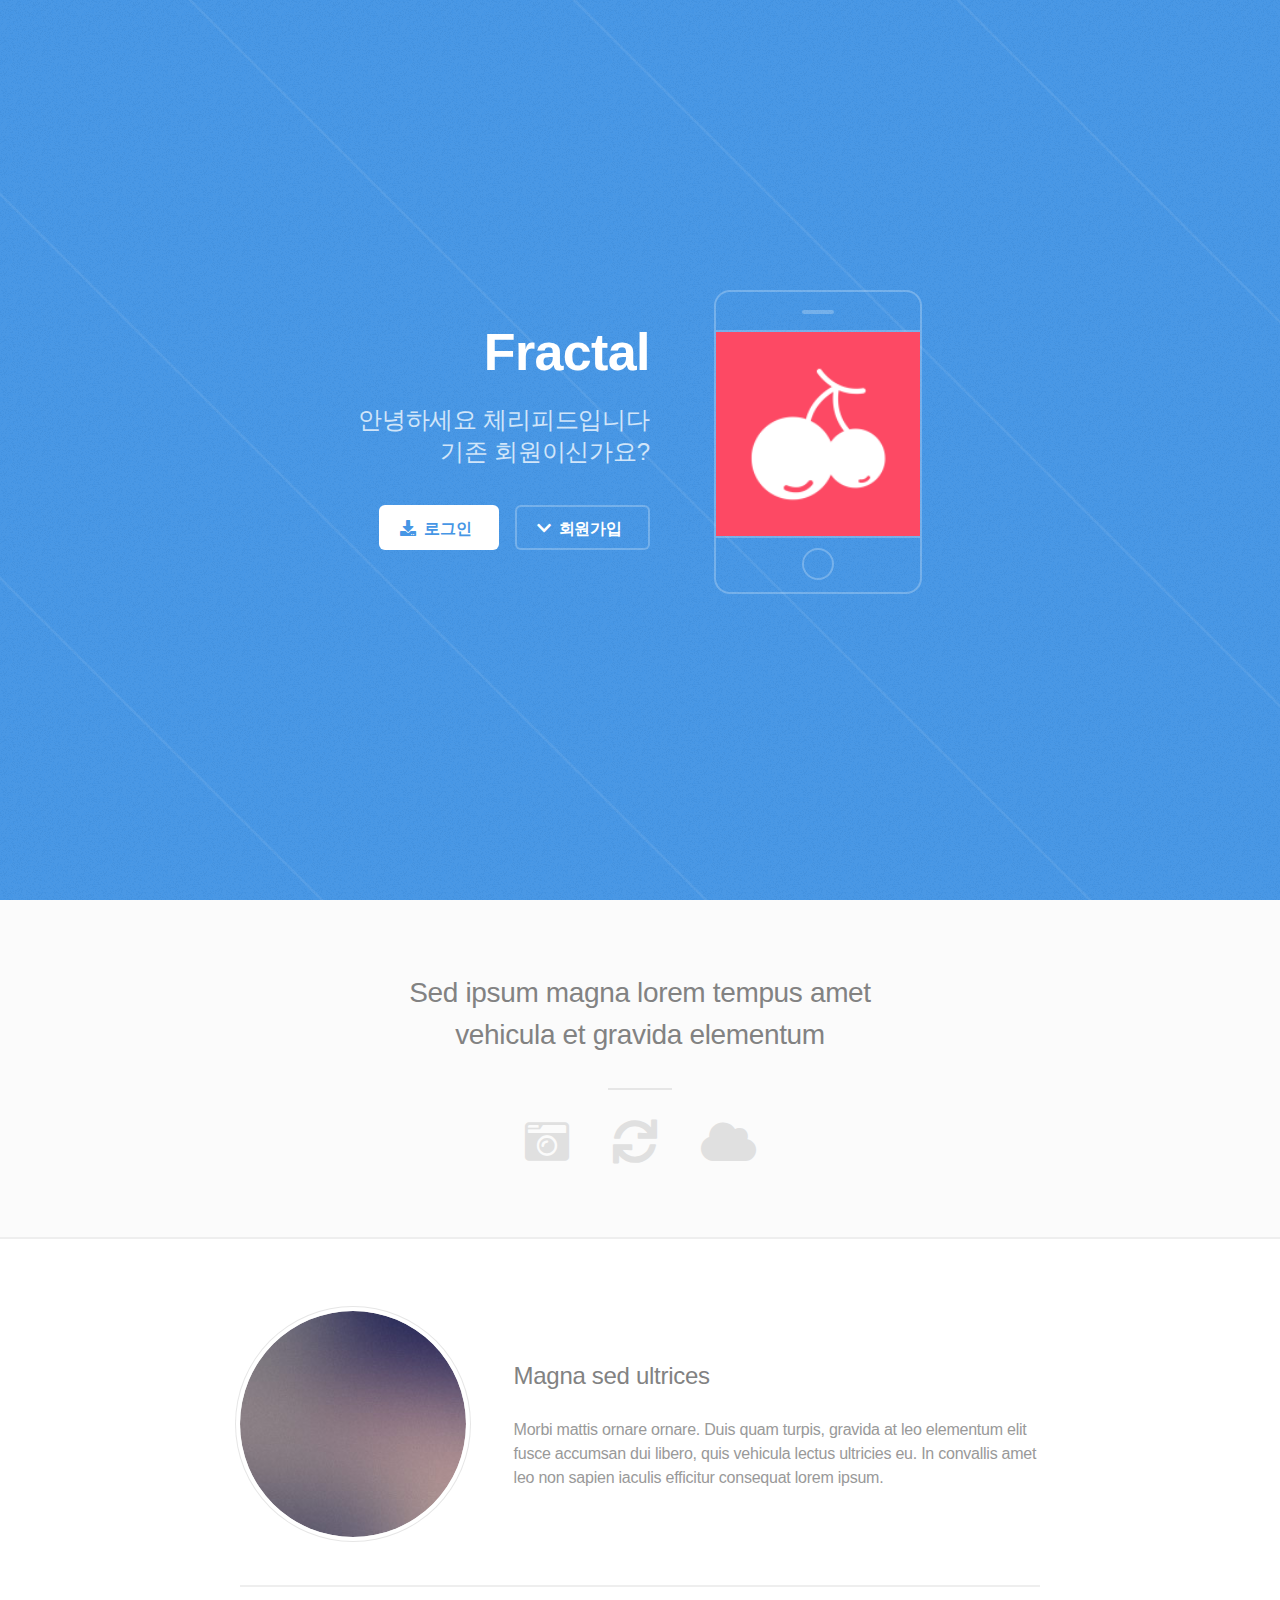
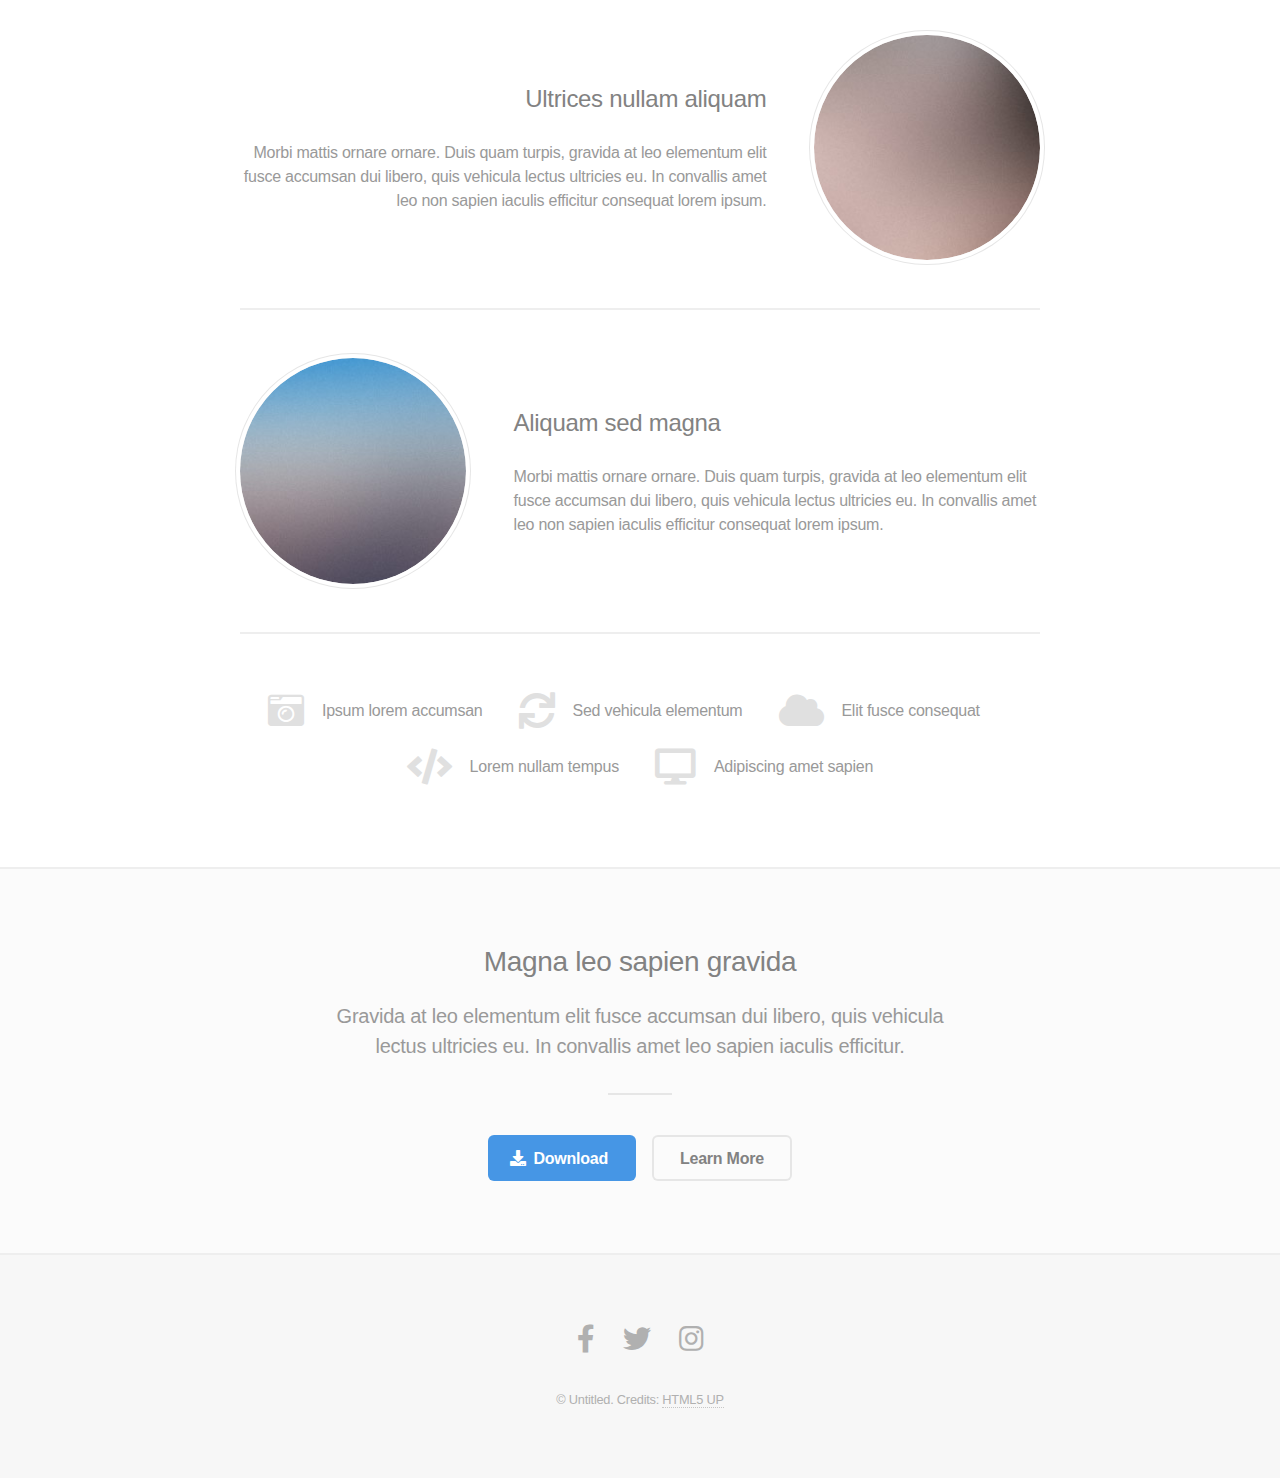
<file: index.html>
<!DOCTYPE HTML>
<!--
	Fractal by HTML5 UP
	html5up.net | @ajlkn
	Free for personal and commercial use under the CCA 3.0 license (html5up.net/license)
-->
<html>
	<head>
		<title>Fractal by HTML5 UP</title>
		<meta charset="utf-8" />
		<meta name="viewport" content="width=device-width, initial-scale=1, user-scalable=no" />
		<link rel="stylesheet" href="assets/css/main.css" />
		<noscript><link rel="stylesheet" href="assets/css/noscript.css" /></noscript>
	</head>
	<body class="is-preload">

		<!-- Header -->
			<header id="header">
				<div class="content">
					<h1><a href="#">Fractal</a></h1>
					<p>안녕하세요 체리피드입니다<br />
					기존 회원이신가요? </p>
					<ul class="actions">
						<li><a href="#" class="button primary icon solid fa-download">로그인</a></li>
						<li><a href="#one" class="button icon solid fa-chevron-down scrolly">회원가입</a></li>
					</ul>
				</div>
				<div class="image phone"><div class="inner"><img src="images/screen.jpg" alt="" /></div></div>
			</header>

		<!-- One -->
			<section id="one" class="wrapper style2 special">
				<header class="major">
					<h2>Sed ipsum magna lorem tempus amet<br />
					vehicula et gravida elementum</h2>
				</header>
				<ul class="icons major">
					<li><span class="icon solid fa-camera-retro"><span class="label">Shoot</span></span></li>
					<li><span class="icon solid fa-sync"><span class="label">Process</span></span></li>
					<li><span class="icon solid fa-cloud"><span class="label">Upload</span></span></li>
				</ul>
			</section>

		<!-- Two -->
			<section id="two" class="wrapper">
				<div class="inner alt">
					<section class="spotlight">
						<div class="image"><img src="images/pic01.jpg" alt="" /></div>
						<div class="content">
							<h3>Magna sed ultrices</h3>
							<p>Morbi mattis ornare ornare. Duis quam turpis, gravida at leo elementum elit fusce accumsan dui libero, quis vehicula lectus ultricies eu. In convallis amet leo non sapien iaculis efficitur consequat lorem ipsum.</p>
						</div>
					</section>
					<section class="spotlight">
						<div class="image"><img src="images/pic02.jpg" alt="" /></div>
						<div class="content">
							<h3>Ultrices nullam aliquam</h3>
							<p>Morbi mattis ornare ornare. Duis quam turpis, gravida at leo elementum elit fusce accumsan dui libero, quis vehicula lectus ultricies eu. In convallis amet leo non sapien iaculis efficitur consequat lorem ipsum.</p>
						</div>
					</section>
					<section class="spotlight">
						<div class="image"><img src="images/pic03.jpg" alt="" /></div>
						<div class="content">
							<h3>Aliquam sed magna</h3>
							<p>Morbi mattis ornare ornare. Duis quam turpis, gravida at leo elementum elit fusce accumsan dui libero, quis vehicula lectus ultricies eu. In convallis amet leo non sapien iaculis efficitur consequat lorem ipsum.</p>
						</div>
					</section>
					<section class="special">
						<ul class="icons labeled">
							<li><span class="icon solid fa-camera-retro"><span class="label">Ipsum lorem accumsan</span></span></li>
							<li><span class="icon solid fa-sync"><span class="label">Sed vehicula elementum</span></span></li>
							<li><span class="icon solid fa-cloud"><span class="label">Elit fusce consequat</span></span></li>
							<li><span class="icon solid fa-code"><span class="label">Lorem nullam tempus</span></span></li>
							<li><span class="icon solid fa-desktop"><span class="label">Adipiscing amet sapien</span></span></li>
						</ul>
					</section>
				</div>
			</section>

		<!-- Three -->
			<section id="three" class="wrapper style2 special">
				<header class="major">
					<h2>Magna leo sapien gravida</h2>
					<p>Gravida at leo elementum elit fusce accumsan dui libero, quis vehicula<br />
					lectus ultricies eu. In convallis amet leo sapien iaculis efficitur.</p>
				</header>
				<ul class="actions special">
					<li><a href="#" class="button primary icon solid fa-download">Download</a></li>
					<li><a href="#" class="button">Learn More</a></li>
				</ul>
			</section>

		<!-- Four -->
		<!--
			<section id="four" class="wrapper">
				<div class="inner">

					<header class="major">
						<h2>Elements</h2>
					</header>

					<section>
						<h4>Text</h4>
						<p>This is <b>bold</b> and this is <strong>strong</strong>. This is <i>italic</i> and this is <em>emphasized</em>.
						This is <sup>superscript</sup> text and this is <sub>subscript</sub> text.
						This is <u>underlined</u> and this is code: <code>for (;;) { ... }</code>. Finally, <a href="#">this is a link</a>.</p>
						<hr />
						<header>
							<h4>Heading with a Subtitle</h4>
							<p>Lorem ipsum dolor sit amet nullam id egestas urna aliquam</p>
						</header>
						<p>Nunc lacinia ante nunc ac lobortis. Interdum adipiscing gravida odio porttitor sem non mi integer non faucibus ornare mi ut ante amet placerat aliquet. Volutpat eu sed ante lacinia sapien lorem accumsan varius montes viverra nibh in adipiscing blandit tempus accumsan.</p>
						<header>
							<h5>Heading with a Subtitle</h5>
							<p>Lorem ipsum dolor sit amet nullam id egestas urna aliquam</p>
						</header>
						<p>Nunc lacinia ante nunc ac lobortis. Interdum adipiscing gravida odio porttitor sem non mi integer non faucibus ornare mi ut ante amet placerat aliquet. Volutpat eu sed ante lacinia sapien lorem accumsan varius montes viverra nibh in adipiscing blandit tempus accumsan.</p>
						<hr />
						<h2>Heading Level 2</h2>
						<h3>Heading Level 3</h3>
						<h4>Heading Level 4</h4>
						<h5>Heading Level 5</h5>
						<h6>Heading Level 6</h6>
						<hr />
						<h5>Blockquote</h5>
						<blockquote>Fringilla nisl. Donec accumsan interdum nisi, quis tincidunt felis sagittis eget tempus euismod. Vestibulum ante ipsum primis in faucibus vestibulum. Blandit adipiscing eu felis iaculis volutpat ac adipiscing accumsan faucibus. Vestibulum ante ipsum primis in faucibus lorem ipsum dolor sit amet nullam adipiscing eu felis.</blockquote>
						<h5>Preformatted</h5>
						<pre><code>i = 0;

while (!deck.isInOrder()) {
  print 'Iteration ' + i;
  deck.shuffle();
  i++;
}

print 'It took ' + i + ' iterations to sort the deck.';</code></pre>
					</section>

					<section>
						<h4>Lists</h4>
						<div class="row">
							<div class="col-6 col-12-medium">
								<h5>Unordered</h5>
								<ul>
									<li>Dolor pulvinar etiam.</li>
									<li>Sagittis adipiscing.</li>
									<li>Felis enim feugiat.</li>
								</ul>
								<h5>Alternate</h5>
								<ul class="alt">
									<li>Dolor pulvinar etiam.</li>
									<li>Sagittis adipiscing.</li>
									<li>Felis enim feugiat.</li>
								</ul>
							</div>
							<div class="col-6 col-12-medium">
								<h5>Ordered</h5>
								<ol>
									<li>Dolor pulvinar etiam.</li>
									<li>Etiam vel felis viverra.</li>
									<li>Felis enim feugiat.</li>
									<li>Dolor pulvinar etiam.</li>
									<li>Etiam vel felis lorem.</li>
									<li>Felis enim et feugiat.</li>
								</ol>
								<h5>Icons</h5>
								<ul class="icons">
									<li><a href="#" class="icon brands fa-twitter"><span class="label">Twitter</span></a></li>
									<li><a href="#" class="icon brands fa-facebook-f"><span class="label">Facebook</span></a></li>
									<li><a href="#" class="icon brands fa-instagram"><span class="label">Instagram</span></a></li>
									<li><a href="#" class="icon brands fa-github"><span class="label">Github</span></a></li>
								</ul>
							</div>
						</div>
						<h5>Actions</h5>
						<div class="row">
							<div class="col-6 col-12-medium">
								<ul class="actions">
									<li><a href="#" class="button primary">Default</a></li>
									<li><a href="#" class="button">Default</a></li>
								</ul>
								<ul class="actions small">
									<li><a href="#" class="button primary small">Small</a></li>
									<li><a href="#" class="button small">Small</a></li>
								</ul>
								<ul class="actions stacked">
									<li><a href="#" class="button primary">Default</a></li>
									<li><a href="#" class="button">Default</a></li>
								</ul>
								<ul class="actions stacked">
									<li><a href="#" class="button primary small">Small</a></li>
									<li><a href="#" class="button small">Small</a></li>
								</ul>
							</div>
							<div class="col-6 col-12-medium">
								<ul class="actions stacked">
									<li><a href="#" class="button primary fit">Default</a></li>
									<li><a href="#" class="button fit">Default</a></li>
								</ul>
								<ul class="actions stacked">
									<li><a href="#" class="button primary small fit">Small</a></li>
									<li><a href="#" class="button small fit">Small</a></li>
								</ul>
							</div>
						</div>
					</section>

					<section>
						<h4>Table</h4>
						<h5>Default</h5>
						<div class="table-wrapper">
							<table>
								<thead>
									<tr>
										<th>Name</th>
										<th>Description</th>
										<th>Price</th>
									</tr>
								</thead>
								<tbody>
									<tr>
										<td>Item One</td>
										<td>Ante turpis integer aliquet porttitor.</td>
										<td>29.99</td>
									</tr>
									<tr>
										<td>Item Two</td>
										<td>Vis ac commodo adipiscing arcu aliquet.</td>
										<td>19.99</td>
									</tr>
									<tr>
										<td>Item Three</td>
										<td> Morbi faucibus arcu accumsan lorem.</td>
										<td>29.99</td>
									</tr>
									<tr>
										<td>Item Four</td>
										<td>Vitae integer tempus condimentum.</td>
										<td>19.99</td>
									</tr>
									<tr>
										<td>Item Five</td>
										<td>Ante turpis integer aliquet porttitor.</td>
										<td>29.99</td>
									</tr>
								</tbody>
								<tfoot>
									<tr>
										<td colspan="2"></td>
										<td>100.00</td>
									</tr>
								</tfoot>
							</table>
						</div>

						<h5>Alternate</h5>
						<div class="table-wrapper">
							<table class="alt">
								<thead>
									<tr>
										<th>Name</th>
										<th>Description</th>
										<th>Price</th>
									</tr>
								</thead>
								<tbody>
									<tr>
										<td>Item One</td>
										<td>Ante turpis integer aliquet porttitor.</td>
										<td>29.99</td>
									</tr>
									<tr>
										<td>Item Two</td>
										<td>Vis ac commodo adipiscing arcu aliquet.</td>
										<td>19.99</td>
									</tr>
									<tr>
										<td>Item Three</td>
										<td> Morbi faucibus arcu accumsan lorem.</td>
										<td>29.99</td>
									</tr>
									<tr>
										<td>Item Four</td>
										<td>Vitae integer tempus condimentum.</td>
										<td>19.99</td>
									</tr>
									<tr>
										<td>Item Five</td>
										<td>Ante turpis integer aliquet porttitor.</td>
										<td>29.99</td>
									</tr>
								</tbody>
								<tfoot>
									<tr>
										<td colspan="2"></td>
										<td>100.00</td>
									</tr>
								</tfoot>
							</table>
						</div>
					</section>

					<section>
						<h4>Buttons</h4>
						<ul class="actions">
							<li><a href="#" class="button primary">Primary</a></li>
							<li><a href="#" class="button">Default</a></li>
						</ul>
						<ul class="actions">
							<li><a href="#" class="button large">Large</a></li>
							<li><a href="#" class="button">Default</a></li>
							<li><a href="#" class="button small">Small</a></li>
						</ul>
						<ul class="actions fit">
							<li><a href="#" class="button fit">Fit</a></li>
							<li><a href="#" class="button primary fit">Fit</a></li>
							<li><a href="#" class="button fit">Fit</a></li>
						</ul>
						<ul class="actions fit small">
							<li><a href="#" class="button primary fit small">Fit + Small</a></li>
							<li><a href="#" class="button fit small">Fit + Small</a></li>
							<li><a href="#" class="button primary fit small">Fit + Small</a></li>
						</ul>
						<ul class="actions">
							<li><a href="#" class="button primary icon solid fa-download">Icon</a></li>
							<li><a href="#" class="button icon solid fa-download">Icon</a></li>
						</ul>
						<ul class="actions">
							<li><span class="button primary disabled">Disabled</span></li>
							<li><span class="button disabled">Disabled</span></li>
						</ul>
					</section>

					<section>
						<h4>Form</h4>
						<form method="post" action="#">
							<div class="row gtr-uniform">
								<div class="col-6 col-12-xsmall">
									<input type="text" name="demo-name" id="demo-name" value="" placeholder="Name" />
								</div>
								<div class="col-6 col-12-xsmall">
									<input type="email" name="demo-email" id="demo-email" value="" placeholder="Email" />
								</div>
								<div class="col-12">
									<select name="demo-category" id="demo-category">
										<option value="">- Category -</option>
										<option value="1">Manufacturing</option>
										<option value="1">Shipping</option>
										<option value="1">Administration</option>
										<option value="1">Human Resources</option>
									</select>
								</div>
								<div class="col-4 col-12-small">
									<input type="radio" id="demo-priority-low" name="demo-priority" checked>
									<label for="demo-priority-low">Low</label>
								</div>
								<div class="col-4 col-12-small">
									<input type="radio" id="demo-priority-normal" name="demo-priority">
									<label for="demo-priority-normal">Normal</label>
								</div>
								<div class="col-4 col-12-small">
									<input type="radio" id="demo-priority-high" name="demo-priority">
									<label for="demo-priority-high">High</label>
								</div>
								<div class="col-6 col-12-small">
									<input type="checkbox" id="demo-copy" name="demo-copy">
									<label for="demo-copy">Email me a copy</label>
								</div>
								<div class="col-6 col-12-small">
									<input type="checkbox" id="demo-human" name="demo-human" checked>
									<label for="demo-human">Not a robot</label>
								</div>
								<div class="col-12">
									<textarea name="demo-message" id="demo-message" placeholder="Enter your message" rows="6"></textarea>
								</div>
								<div class="col-12">
									<ul class="actions">
										<li><input type="submit" value="Send Message" class="primary" /></li>
										<li><input type="reset" value="Reset" /></li>
									</ul>
								</div>
							</div>
						</form>
					</section>

					<section>
						<h4>Image</h4>
						<h5>Fit</h5>
						<div class="box alt">
							<div class="row gtr-uniform">
								<div class="col-12"><span class="image fit"><img src="images/pic04.jpg" alt="" /></span></div>
								<div class="col-4"><span class="image fit"><img src="images/pic01.jpg" alt="" /></span></div>
								<div class="col-4"><span class="image fit"><img src="images/pic02.jpg" alt="" /></span></div>
								<div class="col-4"><span class="image fit"><img src="images/pic03.jpg" alt="" /></span></div>
								<div class="col-4"><span class="image fit"><img src="images/pic02.jpg" alt="" /></span></div>
								<div class="col-4"><span class="image fit"><img src="images/pic03.jpg" alt="" /></span></div>
								<div class="col-4"><span class="image fit"><img src="images/pic01.jpg" alt="" /></span></div>
								<div class="col-4"><span class="image fit"><img src="images/pic03.jpg" alt="" /></span></div>
								<div class="col-4"><span class="image fit"><img src="images/pic01.jpg" alt="" /></span></div>
								<div class="col-4"><span class="image fit"><img src="images/pic02.jpg" alt="" /></span></div>
							</div>
						</div>
						<h5>Left &amp; Right</h5>
						<p><span class="image left"><img src="images/pic05.jpg" alt="" /></span>Fringilla nisl. Donec accumsan interdum nisi, quis tincidunt felis sagittis eget. tempus euismod. Vestibulum ante ipsum primis in faucibus vestibulum. Blandit adipiscing eu felis iaculis volutpat ac adipiscing accumsan eu faucibus. Integer ac pellentesque praesent tincidunt felis sagittis eget. tempus euismod. Vestibulum ante ipsum primis in faucibus vestibulum. Blandit adipiscing eu felis iaculis volutpat ac adipiscing accumsan eu faucibus. Integer ac pellentesque praesent. Donec accumsan interdum nisi, quis tincidunt felis sagittis eget. tempus euismod. Vestibulum ante ipsum primis in faucibus vestibulum. Blandit adipiscing eu felis iaculis volutpat ac adipiscing accumsan eu faucibus. Integer ac pellentesque praesent tincidunt felis sagittis eget. tempus euismod. Vestibulum ante ipsum primis in faucibus vestibulum. Blandit adipiscing eu felis iaculis volutpat ac adipiscing accumsan eu faucibus. Integer ac pellentesque praesent. Blandit adipiscing eu felis iaculis volutpat ac adipiscing accumsan eu faucibus. Integer ac pellentesque praesent tincidunt felis sagittis eget. tempus euismod. Vestibulum ante ipsum primis in faucibus vestibulum. Blandit adipiscing eu felis iaculis volutpat ac adipiscing accumsan eu faucibus. Integer ac pellentesque praesent.</p>
						<p><span class="image right"><img src="images/pic05.jpg" alt="" /></span>Fringilla nisl. Donec accumsan interdum nisi, quis tincidunt felis sagittis eget. tempus euismod. Vestibulum ante ipsum primis in faucibus vestibulum. Blandit adipiscing eu felis iaculis volutpat ac adipiscing accumsan eu faucibus. Integer ac pellentesque praesent tincidunt felis sagittis eget. tempus euismod. Vestibulum ante ipsum primis in faucibus vestibulum. Blandit adipiscing eu felis iaculis volutpat ac adipiscing accumsan eu faucibus. Integer ac pellentesque praesent. Donec accumsan interdum nisi, quis tincidunt felis sagittis eget. tempus euismod. Vestibulum ante ipsum primis in faucibus vestibulum. Blandit adipiscing eu felis iaculis volutpat ac adipiscing accumsan eu faucibus. Integer ac pellentesque praesent tincidunt felis sagittis eget. tempus euismod. Vestibulum ante ipsum primis in faucibus vestibulum. Blandit adipiscing eu felis iaculis volutpat ac adipiscing accumsan eu faucibus. Integer ac pellentesque praesent. Blandit adipiscing eu felis iaculis volutpat ac adipiscing accumsan eu faucibus. Integer ac pellentesque praesent tincidunt felis sagittis eget. tempus euismod. Vestibulum ante ipsum primis in faucibus vestibulum. Blandit adipiscing eu felis iaculis volutpat ac adipiscing accumsan eu faucibus. Integer ac pellentesque praesent.</p>
					</section>

				</div>
			</section>
		-->

		<!-- Footer -->
			<footer id="footer">
				<ul class="icons">
					<li><a href="#" class="icon brands fa-facebook-f"><span class="label">Facebook</span></a></li>
					<li><a href="#" class="icon brands fa-twitter"><span class="label">Twitter</span></a></li>
					<li><a href="#" class="icon brands fa-instagram"><span class="label">Instagram</span></a></li>
				</ul>
				<p class="copyright">&copy; Untitled. Credits: <a href="http://html5up.net">HTML5 UP</a></p>
			</footer>

		<!-- Scripts -->
			<script src="assets/js/jquery.min.js"></script>
			<script src="assets/js/jquery.scrolly.min.js"></script>
			<script src="assets/js/browser.min.js"></script>
			<script src="assets/js/breakpoints.min.js"></script>
			<script src="assets/js/util.js"></script>
			<script src="assets/js/main.js"></script>

	</body>
</html>
</file>
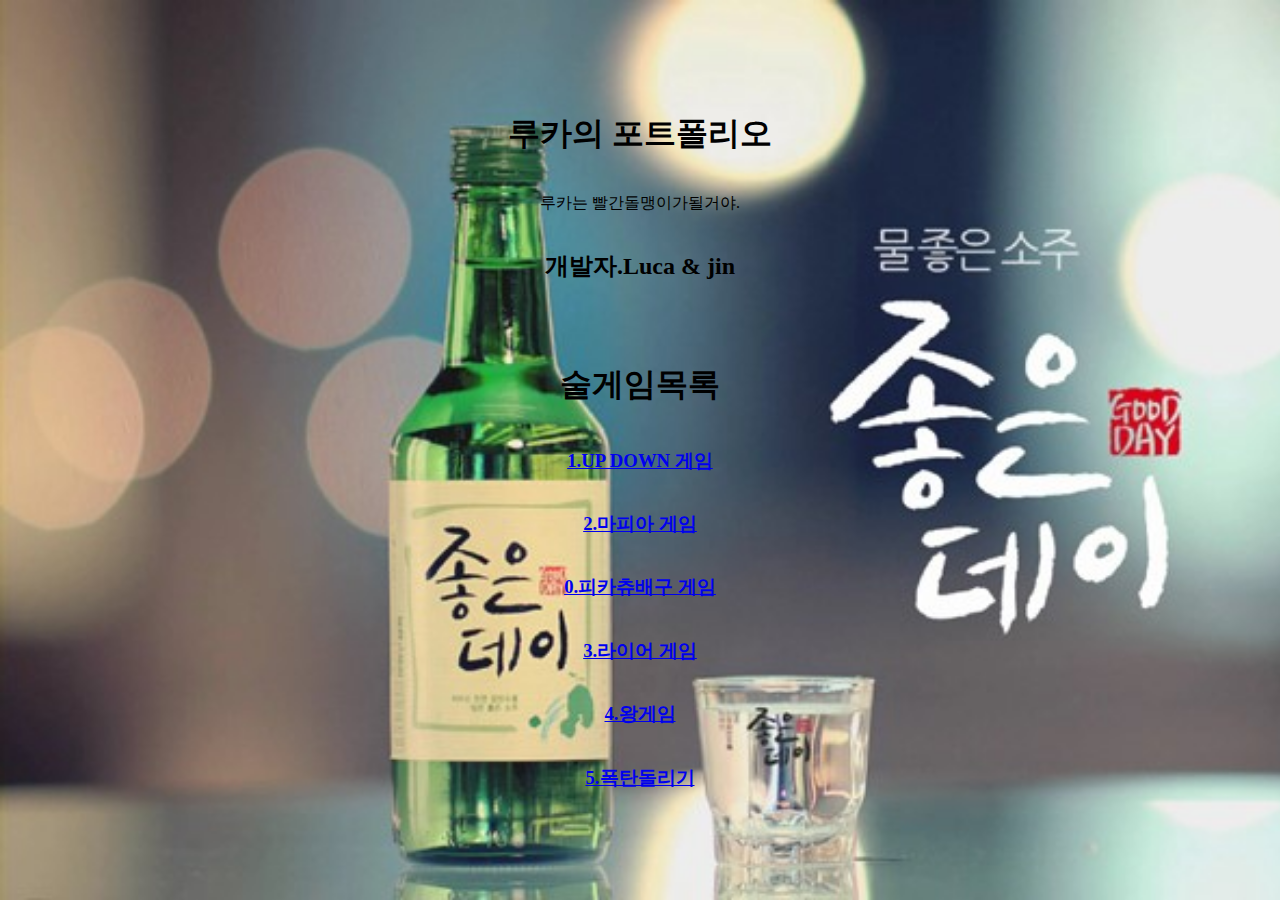
<file: index1.html>
<!DOCTYPE html>
<html lang="en">

<head>
  <meta charset="UTF-8">
  <meta http-equiv="X-UA-Compatible" content="IE=edge">
  <meta name="viewport" content="width=device-width, initial-scale=1.0">
  <title>Document</title>
  <link rel="stylesheet" href="style.css">
</head>

<body>
  
  <h1>루카의 포트폴리오</h1>
  <p>루카는 빨간돌맹이가될거야. </p>
  <h2>개발자.Luca & jin</h2>
  <h2></h2>
  <h1>술게임목록</h1>
  <h3><a href="index2.html">1.UP DOWN 게임</a></h3>
  <h3><a href="index2.html">2.마피아 게임</a></h3>
  <h3><a href="picachu.html">0.피카츄배구 게임</a></h3>
  <h3><a href="index2.html">3.라이어 게임</a></h3>
  <h3><a href="index2.html">4.왕게임</a></h3>
  <h3><a href="index2.html">5.폭탄돌리기</a></h3>

</body>

</html>
</file>
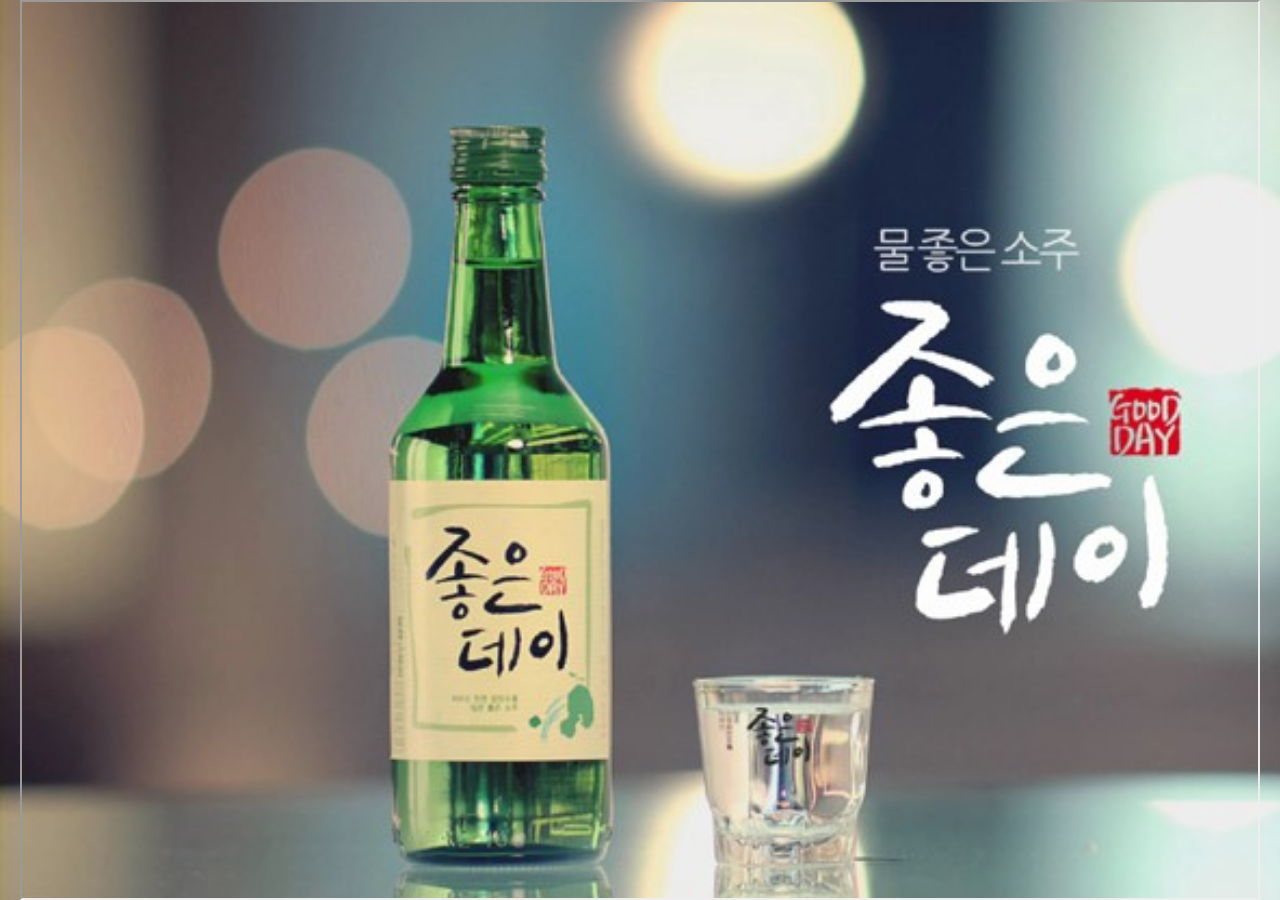
<file: picachu.html>
<!DOCTYPE html>
<html lang="en">
<head>
    <meta charset="UTF-8">
    <meta http-equiv="X-UA-Compatible" content="IE=edge">
    <meta name="viewport" content="width=device-width, initial-scale=1.0">
    <title>Document</title>
    <link href="https://fonts.googleapis.com/css2?family=East+Sea+Dokdo&display=swap" rel="stylesheet">
    <link rel="stylesheet" href="https://maxcdn.bootstrapcdn.com/bootstrap/4.0.0/css/bootstrap.min.css" />
    <link rel="stylesheet" href="style.css">
</head>
<body>
    <iframe src="https://gorisanson.github.io/pikachu-volleyball/ko/
    " style="display:block; width:100%; height: 100vh"></iframe>
</body>
</html>
</file>
<file: assets/css/noscript.css>
/*
	Fractal by HTML5 UP
	html5up.net | @ajlkn
	Free for personal and commercial use under the CCA 3.0 license (html5up.net/license)
*/

/* Header */

	body.is-preload #header .content {
		-moz-transform: none;
		-webkit-transform: none;
		-ms-transform: none;
		transform: none;
		opacity: 1;
	}

	body.is-preload #header .image {
		-moz-transform: none;
		-webkit-transform: none;
		-ms-transform: none;
		transform: none;
		opacity: 1;
	}

		body.is-preload #header .image img {
			opacity: 1;
		}
</file>
<file: style.css>
body {
  /* background-repeat: no-repeat; */
  background-size: cover;
  height: 100vh;
  display: flex;
  flex-direction: column;
  justify-content: center;
  align-items: center;
  font-family: "East Sea Dokdo", cursive;
  background-image: url(image/soju.jpeg);
  margin: 0 20px;
}
  

button {
  all: unset;  /* 초기화 */
  cursor: pointer;
}

*:focus {outline: none; border-color: transparent;}

input[type="number"]::-webkit-outer-spin-button,
input[type="number"]::-webkit-inner-spin-button {-webkit-appearance: none; margin: 0;}


#user-input {
  display: block;
  margin: 20px auto;
  border: none;
  padding: 5px;
  padding-left: 20px;
  border-radius: 10px;
  font-size: 30px;
  width: 100%;
  max-width: 300px;
}

#play-button {
  background-color: blue;
  font-size: 40px;
  color: #fff;
  border-radius: 20px;
  padding: 0 20px;
  margin-right: 20px;
}

#reset-button {
  background-color: red;
  font-size: 40px;
  color: #fff;
  border-radius: 20px;
  padding: 0 20px;
}

#result-button {
  background-color: green;
  font-size: 40px;
  color: #fff;
  border-radius: 20px;
  padding: 0 20px;
  margin-top: 10px;
}

.container {
  border: 10px solid white;
  border-radius: 20px;
  text-align: center;
  background-color: rgba(247, 243, 242, 0.7);
  padding-bottom: 20px;
}

  
.border-line {
  padding-bottom: 20px;
  display: flex;
  justify-content: center;
}

#chances-area, #result-area {
  font-size: 30px;
}

.button-style {
  height: 80px;
  width: 100px;
  margin-top: 5px;
  border-radius: 50px;
  font-size: 30pt;
  font-weight: bold;
}
.pre-title {
  font-size: 5vw;
  font-weight: bold;
  color: blue;
}
.title {
  font-size: 7vw;
  font-weight: bold;
}
.sub-title {
  font-size: 6vw;
  font-weight: bold;
}

.main-img {
  width: 20vw;
  height: 20vh
}

.red-text {
  color: red;
}

.form-control {
  height: 80px;

  font-size: 3vw;
  margin-right: 20px;
  text-align: center;
}

@media screen and (max-width: 48rem) {
  .pre-title {
    font-size: 10vw;
  }
  .title {
    font-size: 12vw;
  }
  .sub-title {
    font-size: 11vw;
  }
  .form-control {
    font-size: 8vw;
    max-width: 500px;
    margin-right: 0px;
  }
  .main-img {
    width: 40vw;
  }
  .button-reset {
    font-size: 5vw;
    width: 80px;
    height: 60px;
  }
}
</file>
<file: assets/css/main.css>
@import url(fontawesome-all.min.css);

/*
	Fractal by HTML5 UP
	html5up.net | @ajlkn
	Free for personal and commercial use under the CCA 3.0 license (html5up.net/license)
*/

html, body, div, span, applet, object,
iframe, h1, h2, h3, h4, h5, h6, p, blockquote,
pre, a, abbr, acronym, address, big, cite,
code, del, dfn, em, img, ins, kbd, q, s, samp,
small, strike, strong, sub, sup, tt, var, b,
u, i, center, dl, dt, dd, ol, ul, li, fieldset,
form, label, legend, table, caption, tbody,
tfoot, thead, tr, th, td, article, aside,
canvas, details, embed, figure, figcaption,
footer, header, hgroup, menu, nav, output, ruby,
section, summary, time, mark, audio, video {
	margin: 0;
	padding: 0;
	border: 0;
	font-size: 100%;
	font: inherit;
	vertical-align: baseline;}

article, aside, details, figcaption, figure,
footer, header, hgroup, menu, nav, section {
	display: block;}

body {
	line-height: 1;
}

ol, ul {
	list-style: none;
}

blockquote, q {
	quotes: none;
}

	blockquote:before, blockquote:after, q:before, q:after {
		content: '';
		content: none;
	}

table {
	border-collapse: collapse;
	border-spacing: 0;
}

body {
	-webkit-text-size-adjust: none;
}

mark {
	background-color: transparent;
	color: inherit;
}

input::-moz-focus-inner {
	border: 0;
	padding: 0;
}

input, select, textarea {
	-moz-appearance: none;
	-webkit-appearance: none;
	-ms-appearance: none;
	appearance: none;
}

/* Basic */

	@-ms-viewport {
		width: device-width;
	}

	body {
		-ms-overflow-style: scrollbar;
	}

	@media screen and (max-width: 360px) {

		html, body {
			min-width: 320px;
		}

	}

	html {
		box-sizing: border-box;
	}

	*, *:before, *:after {
		box-sizing: inherit;
	}

	body {
		background: #ffffff;
	}

		body.is-preload *, body.is-preload *:before, body.is-preload *:after {
			-moz-animation: none !important;
			-webkit-animation: none !important;
			-ms-animation: none !important;
			animation: none !important;
			-moz-transition: none !important;
			-webkit-transition: none !important;
			-ms-transition: none !important;
			transition: none !important;
		}

/* Type */

	body {
		color: #999999;
	}

	html, input, select, textarea {
		font-size: 16pt;
	}

		@media screen and (max-width: 1680px) {

			html, input, select, textarea {
				font-size: 13pt;
			}

		}

		@media screen and (max-width: 1280px) {

			html, input, select, textarea {
				font-size: 12pt;
			}

		}

		@media screen and (max-width: 360px) {

			html, input, select, textarea {
				font-size: 11pt;
			}

		}

	body, input, select, textarea {
		font-family: Arial, Helvetica, sans-serif;
		font-weight: normal;
		line-height: 1.5em;
		letter-spacing: -0.015em;
	}

	a {
		-moz-transition: color 0.2s ease-in-out, border-bottom-color 0.2s ease-in-out;
		-webkit-transition: color 0.2s ease-in-out, border-bottom-color 0.2s ease-in-out;
		-ms-transition: color 0.2s ease-in-out, border-bottom-color 0.2s ease-in-out;
		transition: color 0.2s ease-in-out, border-bottom-color 0.2s ease-in-out;
		text-decoration: none;
		border-bottom: dotted 1px;
	}

		a:hover {
			border-bottom-color: transparent !important;
		}

	strong, b {
		font-weight: bold;
	}

	em, i {
		font-style: italic;
	}

	p {
		margin: 0 0 2em 0;
	}

	h1, h2, h3, h4, h5, h6 {
		font-weight: normal;
		line-height: 1em;
		margin: 0 0 1em 0;
		letter-spacing: -0.0125em;
	}

		h1 a, h2 a, h3 a, h4 a, h5 a, h6 a {
			color: inherit;
			text-decoration: none;
			border-bottom: none;
		}

		@media screen and (max-width: 980px) {

			h1 br, h2 br, h3 br, h4 br, h5 br, h6 br {
				display: none;
			}

		}

	h2 {
		font-size: 1.75em;
		line-height: 1.5em;
	}

	h3 {
		font-size: 1.5em;
		line-height: 1.5em;
	}

	h4 {
		font-size: 1.1em;
		line-height: 1.5em;
	}

	h5 {
		font-size: 0.9em;
		line-height: 1.5em;
	}

	h6 {
		font-size: 0.7em;
		line-height: 1.5em;
	}

	@media screen and (max-width: 736px) {

		h2 {
			font-size: 1.25em;
		}

		h3 {
			font-size: 1.2em;
		}

		h4 {
			font-size: 1em;
		}

	}

	sub {
		font-size: 0.8em;
		position: relative;
		top: 0.5em;
	}

	sup {
		font-size: 0.8em;
		position: relative;
		top: -0.5em;
	}

	blockquote {
		border-left-style: solid;
		border-left-width: 4px;
		font-style: italic;
		margin: 0 0 2em 0;
		padding: 0.5em 0 0.5em 2em;
	}

	code {
		border-radius: 6px;
		border-style: solid;
		border-width: 1px;
		font-family: "Courier New", monospace;
		font-size: 0.9em;
		margin: 0 0.25em;
		padding: 0.25em 0.65em;
	}

	pre {
		-webkit-overflow-scrolling: touch;
		font-family: "Courier New", monospace;
		font-size: 0.9em;
		margin: 0 0 2em 0;
	}

		pre code {
			display: block;
			line-height: 1.75em;
			padding: 1em 1.5em;
			overflow-x: auto;
		}

	hr {
		border: 0;
		border-bottom-style: solid;
		border-bottom-width: 1px;
		margin: 2em 0;
	}

		hr.major {
			margin: 3em 0;
		}

	.align-left {
		text-align: left;
	}

	.align-center {
		text-align: center;
	}

	.align-right {
		text-align: right;
	}

	input, select, textarea {
		color: #999999;
	}

	a {
		color: inherit;
		border-bottom-color: #d6d6d6;
	}

		a:hover {
			color: #4696e5;
		}

	strong, b {
		color: #828282;
	}

	h1, h2, h3, h4, h5, h6 {
		color: #828282;
	}

	blockquote {
		border-left-color: #e6e6e6;
	}

	code {
		background: rgba(144, 144, 144, 0.075);
		border-color: #e6e6e6;
	}

	hr {
		border-bottom-color: #e6e6e6;
	}

/* Row */

	.row {
		display: flex;
		flex-wrap: wrap;
		box-sizing: border-box;
		align-items: stretch;
	}

		.row > * {
			box-sizing: border-box;
		}

		.row.gtr-uniform > * > :last-child {
			margin-bottom: 0;
		}

		.row.aln-left {
			justify-content: flex-start;
		}

		.row.aln-center {
			justify-content: center;
		}

		.row.aln-right {
			justify-content: flex-end;
		}

		.row.aln-top {
			align-items: flex-start;
		}

		.row.aln-middle {
			align-items: center;
		}

		.row.aln-bottom {
			align-items: flex-end;
		}

		.row > .imp {
			order: -1;
		}

		.row > .col-1 {
			width: 8.33333%;
		}

		.row > .off-1 {
			margin-left: 8.33333%;
		}

		.row > .col-2 {
			width: 16.66667%;
		}

		.row > .off-2 {
			margin-left: 16.66667%;
		}

		.row > .col-3 {
			width: 25%;
		}

		.row > .off-3 {
			margin-left: 25%;
		}

		.row > .col-4 {
			width: 33.33333%;
		}

		.row > .off-4 {
			margin-left: 33.33333%;
		}

		.row > .col-5 {
			width: 41.66667%;
		}

		.row > .off-5 {
			margin-left: 41.66667%;
		}

		.row > .col-6 {
			width: 50%;
		}

		.row > .off-6 {
			margin-left: 50%;
		}

		.row > .col-7 {
			width: 58.33333%;
		}

		.row > .off-7 {
			margin-left: 58.33333%;
		}

		.row > .col-8 {
			width: 66.66667%;
		}

		.row > .off-8 {
			margin-left: 66.66667%;
		}

		.row > .col-9 {
			width: 75%;
		}

		.row > .off-9 {
			margin-left: 75%;
		}

		.row > .col-10 {
			width: 83.33333%;
		}

		.row > .off-10 {
			margin-left: 83.33333%;
		}

		.row > .col-11 {
			width: 91.66667%;
		}

		.row > .off-11 {
			margin-left: 91.66667%;
		}

		.row > .col-12 {
			width: 100%;
		}

		.row > .off-12 {
			margin-left: 100%;
		}

		.row.gtr-0 {
			margin-top: 0;
			margin-left: 0em;
		}

			.row.gtr-0 > * {
				padding: 0 0 0 0em;
			}

			.row.gtr-0.gtr-uniform {
				margin-top: 0em;
			}

				.row.gtr-0.gtr-uniform > * {
					padding-top: 0em;
				}

		.row.gtr-25 {
			margin-top: 0;
			margin-left: -0.375em;
		}

			.row.gtr-25 > * {
				padding: 0 0 0 0.375em;
			}

			.row.gtr-25.gtr-uniform {
				margin-top: -0.375em;
			}

				.row.gtr-25.gtr-uniform > * {
					padding-top: 0.375em;
				}

		.row.gtr-50 {
			margin-top: 0;
			margin-left: -0.75em;
		}

			.row.gtr-50 > * {
				padding: 0 0 0 0.75em;
			}

			.row.gtr-50.gtr-uniform {
				margin-top: -0.75em;
			}

				.row.gtr-50.gtr-uniform > * {
					padding-top: 0.75em;
				}

		.row {
			margin-top: 0;
			margin-left: -1.5em;
		}

			.row > * {
				padding: 0 0 0 1.5em;
			}

			.row.gtr-uniform {
				margin-top: -1.5em;
			}

				.row.gtr-uniform > * {
					padding-top: 1.5em;
				}

		.row.gtr-150 {
			margin-top: 0;
			margin-left: -2.25em;
		}

			.row.gtr-150 > * {
				padding: 0 0 0 2.25em;
			}

			.row.gtr-150.gtr-uniform {
				margin-top: -2.25em;
			}

				.row.gtr-150.gtr-uniform > * {
					padding-top: 2.25em;
				}

		.row.gtr-200 {
			margin-top: 0;
			margin-left: -3em;
		}

			.row.gtr-200 > * {
				padding: 0 0 0 3em;
			}

			.row.gtr-200.gtr-uniform {
				margin-top: -3em;
			}

				.row.gtr-200.gtr-uniform > * {
					padding-top: 3em;
				}

		@media screen and (max-width: 1680px) {

			.row {
				display: flex;
				flex-wrap: wrap;
				box-sizing: border-box;
				align-items: stretch;
			}

				.row > * {
					box-sizing: border-box;
				}

				.row.gtr-uniform > * > :last-child {
					margin-bottom: 0;
				}

				.row.aln-left {
					justify-content: flex-start;
				}

				.row.aln-center {
					justify-content: center;
				}

				.row.aln-right {
					justify-content: flex-end;
				}

				.row.aln-top {
					align-items: flex-start;
				}

				.row.aln-middle {
					align-items: center;
				}

				.row.aln-bottom {
					align-items: flex-end;
				}

				.row > .imp-xlarge {
					order: -1;
				}

				.row > .col-1-xlarge {
					width: 8.33333%;
				}

				.row > .off-1-xlarge {
					margin-left: 8.33333%;
				}

				.row > .col-2-xlarge {
					width: 16.66667%;
				}

				.row > .off-2-xlarge {
					margin-left: 16.66667%;
				}

				.row > .col-3-xlarge {
					width: 25%;
				}

				.row > .off-3-xlarge {
					margin-left: 25%;
				}

				.row > .col-4-xlarge {
					width: 33.33333%;
				}

				.row > .off-4-xlarge {
					margin-left: 33.33333%;
				}

				.row > .col-5-xlarge {
					width: 41.66667%;
				}

				.row > .off-5-xlarge {
					margin-left: 41.66667%;
				}

				.row > .col-6-xlarge {
					width: 50%;
				}

				.row > .off-6-xlarge {
					margin-left: 50%;
				}

				.row > .col-7-xlarge {
					width: 58.33333%;
				}

				.row > .off-7-xlarge {
					margin-left: 58.33333%;
				}

				.row > .col-8-xlarge {
					width: 66.66667%;
				}

				.row > .off-8-xlarge {
					margin-left: 66.66667%;
				}

				.row > .col-9-xlarge {
					width: 75%;
				}

				.row > .off-9-xlarge {
					margin-left: 75%;
				}

				.row > .col-10-xlarge {
					width: 83.33333%;
				}

				.row > .off-10-xlarge {
					margin-left: 83.33333%;
				}

				.row > .col-11-xlarge {
					width: 91.66667%;
				}

				.row > .off-11-xlarge {
					margin-left: 91.66667%;
				}

				.row > .col-12-xlarge {
					width: 100%;
				}

				.row > .off-12-xlarge {
					margin-left: 100%;
				}

				.row.gtr-0 {
					margin-top: 0;
					margin-left: 0em;
				}

					.row.gtr-0 > * {
						padding: 0 0 0 0em;
					}

					.row.gtr-0.gtr-uniform {
						margin-top: 0em;
					}

						.row.gtr-0.gtr-uniform > * {
							padding-top: 0em;
						}

				.row.gtr-25 {
					margin-top: 0;
					margin-left: -0.375em;
				}

					.row.gtr-25 > * {
						padding: 0 0 0 0.375em;
					}

					.row.gtr-25.gtr-uniform {
						margin-top: -0.375em;
					}

						.row.gtr-25.gtr-uniform > * {
							padding-top: 0.375em;
						}

				.row.gtr-50 {
					margin-top: 0;
					margin-left: -0.75em;
				}

					.row.gtr-50 > * {
						padding: 0 0 0 0.75em;
					}

					.row.gtr-50.gtr-uniform {
						margin-top: -0.75em;
					}

						.row.gtr-50.gtr-uniform > * {
							padding-top: 0.75em;
						}

				.row {
					margin-top: 0;
					margin-left: -1.5em;
				}

					.row > * {
						padding: 0 0 0 1.5em;
					}

					.row.gtr-uniform {
						margin-top: -1.5em;
					}

						.row.gtr-uniform > * {
							padding-top: 1.5em;
						}

				.row.gtr-150 {
					margin-top: 0;
					margin-left: -2.25em;
				}

					.row.gtr-150 > * {
						padding: 0 0 0 2.25em;
					}

					.row.gtr-150.gtr-uniform {
						margin-top: -2.25em;
					}

						.row.gtr-150.gtr-uniform > * {
							padding-top: 2.25em;
						}

				.row.gtr-200 {
					margin-top: 0;
					margin-left: -3em;
				}

					.row.gtr-200 > * {
						padding: 0 0 0 3em;
					}

					.row.gtr-200.gtr-uniform {
						margin-top: -3em;
					}

						.row.gtr-200.gtr-uniform > * {
							padding-top: 3em;
						}

		}

		@media screen and (max-width: 1280px) {

			.row {
				display: flex;
				flex-wrap: wrap;
				box-sizing: border-box;
				align-items: stretch;
			}

				.row > * {
					box-sizing: border-box;
				}

				.row.gtr-uniform > * > :last-child {
					margin-bottom: 0;
				}

				.row.aln-left {
					justify-content: flex-start;
				}

				.row.aln-center {
					justify-content: center;
				}

				.row.aln-right {
					justify-content: flex-end;
				}

				.row.aln-top {
					align-items: flex-start;
				}

				.row.aln-middle {
					align-items: center;
				}

				.row.aln-bottom {
					align-items: flex-end;
				}

				.row > .imp-large {
					order: -1;
				}

				.row > .col-1-large {
					width: 8.33333%;
				}

				.row > .off-1-large {
					margin-left: 8.33333%;
				}

				.row > .col-2-large {
					width: 16.66667%;
				}

				.row > .off-2-large {
					margin-left: 16.66667%;
				}

				.row > .col-3-large {
					width: 25%;
				}

				.row > .off-3-large {
					margin-left: 25%;
				}

				.row > .col-4-large {
					width: 33.33333%;
				}

				.row > .off-4-large {
					margin-left: 33.33333%;
				}

				.row > .col-5-large {
					width: 41.66667%;
				}

				.row > .off-5-large {
					margin-left: 41.66667%;
				}

				.row > .col-6-large {
					width: 50%;
				}

				.row > .off-6-large {
					margin-left: 50%;
				}

				.row > .col-7-large {
					width: 58.33333%;
				}

				.row > .off-7-large {
					margin-left: 58.33333%;
				}

				.row > .col-8-large {
					width: 66.66667%;
				}

				.row > .off-8-large {
					margin-left: 66.66667%;
				}

				.row > .col-9-large {
					width: 75%;
				}

				.row > .off-9-large {
					margin-left: 75%;
				}

				.row > .col-10-large {
					width: 83.33333%;
				}

				.row > .off-10-large {
					margin-left: 83.33333%;
				}

				.row > .col-11-large {
					width: 91.66667%;
				}

				.row > .off-11-large {
					margin-left: 91.66667%;
				}

				.row > .col-12-large {
					width: 100%;
				}

				.row > .off-12-large {
					margin-left: 100%;
				}

				.row.gtr-0 {
					margin-top: 0;
					margin-left: 0em;
				}

					.row.gtr-0 > * {
						padding: 0 0 0 0em;
					}

					.row.gtr-0.gtr-uniform {
						margin-top: 0em;
					}

						.row.gtr-0.gtr-uniform > * {
							padding-top: 0em;
						}

				.row.gtr-25 {
					margin-top: 0;
					margin-left: -0.375em;
				}

					.row.gtr-25 > * {
						padding: 0 0 0 0.375em;
					}

					.row.gtr-25.gtr-uniform {
						margin-top: -0.375em;
					}

						.row.gtr-25.gtr-uniform > * {
							padding-top: 0.375em;
						}

				.row.gtr-50 {
					margin-top: 0;
					margin-left: -0.75em;
				}

					.row.gtr-50 > * {
						padding: 0 0 0 0.75em;
					}

					.row.gtr-50.gtr-uniform {
						margin-top: -0.75em;
					}

						.row.gtr-50.gtr-uniform > * {
							padding-top: 0.75em;
						}

				.row {
					margin-top: 0;
					margin-left: -1.5em;
				}

					.row > * {
						padding: 0 0 0 1.5em;
					}

					.row.gtr-uniform {
						margin-top: -1.5em;
					}

						.row.gtr-uniform > * {
							padding-top: 1.5em;
						}

				.row.gtr-150 {
					margin-top: 0;
					margin-left: -2.25em;
				}

					.row.gtr-150 > * {
						padding: 0 0 0 2.25em;
					}

					.row.gtr-150.gtr-uniform {
						margin-top: -2.25em;
					}

						.row.gtr-150.gtr-uniform > * {
							padding-top: 2.25em;
						}

				.row.gtr-200 {
					margin-top: 0;
					margin-left: -3em;
				}

					.row.gtr-200 > * {
						padding: 0 0 0 3em;
					}

					.row.gtr-200.gtr-uniform {
						margin-top: -3em;
					}

						.row.gtr-200.gtr-uniform > * {
							padding-top: 3em;
						}

		}

		@media screen and (max-width: 980px) {

			.row {
				display: flex;
				flex-wrap: wrap;
				box-sizing: border-box;
				align-items: stretch;
			}

				.row > * {
					box-sizing: border-box;
				}

				.row.gtr-uniform > * > :last-child {
					margin-bottom: 0;
				}

				.row.aln-left {
					justify-content: flex-start;
				}

				.row.aln-center {
					justify-content: center;
				}

				.row.aln-right {
					justify-content: flex-end;
				}

				.row.aln-top {
					align-items: flex-start;
				}

				.row.aln-middle {
					align-items: center;
				}

				.row.aln-bottom {
					align-items: flex-end;
				}

				.row > .imp-medium {
					order: -1;
				}

				.row > .col-1-medium {
					width: 8.33333%;
				}

				.row > .off-1-medium {
					margin-left: 8.33333%;
				}

				.row > .col-2-medium {
					width: 16.66667%;
				}

				.row > .off-2-medium {
					margin-left: 16.66667%;
				}

				.row > .col-3-medium {
					width: 25%;
				}

				.row > .off-3-medium {
					margin-left: 25%;
				}

				.row > .col-4-medium {
					width: 33.33333%;
				}

				.row > .off-4-medium {
					margin-left: 33.33333%;
				}

				.row > .col-5-medium {
					width: 41.66667%;
				}

				.row > .off-5-medium {
					margin-left: 41.66667%;
				}

				.row > .col-6-medium {
					width: 50%;
				}

				.row > .off-6-medium {
					margin-left: 50%;
				}

				.row > .col-7-medium {
					width: 58.33333%;
				}

				.row > .off-7-medium {
					margin-left: 58.33333%;
				}

				.row > .col-8-medium {
					width: 66.66667%;
				}

				.row > .off-8-medium {
					margin-left: 66.66667%;
				}

				.row > .col-9-medium {
					width: 75%;
				}

				.row > .off-9-medium {
					margin-left: 75%;
				}

				.row > .col-10-medium {
					width: 83.33333%;
				}

				.row > .off-10-medium {
					margin-left: 83.33333%;
				}

				.row > .col-11-medium {
					width: 91.66667%;
				}

				.row > .off-11-medium {
					margin-left: 91.66667%;
				}

				.row > .col-12-medium {
					width: 100%;
				}

				.row > .off-12-medium {
					margin-left: 100%;
				}

				.row.gtr-0 {
					margin-top: 0;
					margin-left: 0em;
				}

					.row.gtr-0 > * {
						padding: 0 0 0 0em;
					}

					.row.gtr-0.gtr-uniform {
						margin-top: 0em;
					}

						.row.gtr-0.gtr-uniform > * {
							padding-top: 0em;
						}

				.row.gtr-25 {
					margin-top: 0;
					margin-left: -0.375em;
				}

					.row.gtr-25 > * {
						padding: 0 0 0 0.375em;
					}

					.row.gtr-25.gtr-uniform {
						margin-top: -0.375em;
					}

						.row.gtr-25.gtr-uniform > * {
							padding-top: 0.375em;
						}

				.row.gtr-50 {
					margin-top: 0;
					margin-left: -0.75em;
				}

					.row.gtr-50 > * {
						padding: 0 0 0 0.75em;
					}

					.row.gtr-50.gtr-uniform {
						margin-top: -0.75em;
					}

						.row.gtr-50.gtr-uniform > * {
							padding-top: 0.75em;
						}

				.row {
					margin-top: 0;
					margin-left: -1.5em;
				}

					.row > * {
						padding: 0 0 0 1.5em;
					}

					.row.gtr-uniform {
						margin-top: -1.5em;
					}

						.row.gtr-uniform > * {
							padding-top: 1.5em;
						}

				.row.gtr-150 {
					margin-top: 0;
					margin-left: -2.25em;
				}

					.row.gtr-150 > * {
						padding: 0 0 0 2.25em;
					}

					.row.gtr-150.gtr-uniform {
						margin-top: -2.25em;
					}

						.row.gtr-150.gtr-uniform > * {
							padding-top: 2.25em;
						}

				.row.gtr-200 {
					margin-top: 0;
					margin-left: -3em;
				}

					.row.gtr-200 > * {
						padding: 0 0 0 3em;
					}

					.row.gtr-200.gtr-uniform {
						margin-top: -3em;
					}

						.row.gtr-200.gtr-uniform > * {
							padding-top: 3em;
						}

		}

		@media screen and (max-width: 736px) {

			.row {
				display: flex;
				flex-wrap: wrap;
				box-sizing: border-box;
				align-items: stretch;
			}

				.row > * {
					box-sizing: border-box;
				}

				.row.gtr-uniform > * > :last-child {
					margin-bottom: 0;
				}

				.row.aln-left {
					justify-content: flex-start;
				}

				.row.aln-center {
					justify-content: center;
				}

				.row.aln-right {
					justify-content: flex-end;
				}

				.row.aln-top {
					align-items: flex-start;
				}

				.row.aln-middle {
					align-items: center;
				}

				.row.aln-bottom {
					align-items: flex-end;
				}

				.row > .imp-small {
					order: -1;
				}

				.row > .col-1-small {
					width: 8.33333%;
				}

				.row > .off-1-small {
					margin-left: 8.33333%;
				}

				.row > .col-2-small {
					width: 16.66667%;
				}

				.row > .off-2-small {
					margin-left: 16.66667%;
				}

				.row > .col-3-small {
					width: 25%;
				}

				.row > .off-3-small {
					margin-left: 25%;
				}

				.row > .col-4-small {
					width: 33.33333%;
				}

				.row > .off-4-small {
					margin-left: 33.33333%;
				}

				.row > .col-5-small {
					width: 41.66667%;
				}

				.row > .off-5-small {
					margin-left: 41.66667%;
				}

				.row > .col-6-small {
					width: 50%;
				}

				.row > .off-6-small {
					margin-left: 50%;
				}

				.row > .col-7-small {
					width: 58.33333%;
				}

				.row > .off-7-small {
					margin-left: 58.33333%;
				}

				.row > .col-8-small {
					width: 66.66667%;
				}

				.row > .off-8-small {
					margin-left: 66.66667%;
				}

				.row > .col-9-small {
					width: 75%;
				}

				.row > .off-9-small {
					margin-left: 75%;
				}

				.row > .col-10-small {
					width: 83.33333%;
				}

				.row > .off-10-small {
					margin-left: 83.33333%;
				}

				.row > .col-11-small {
					width: 91.66667%;
				}

				.row > .off-11-small {
					margin-left: 91.66667%;
				}

				.row > .col-12-small {
					width: 100%;
				}

				.row > .off-12-small {
					margin-left: 100%;
				}

				.row.gtr-0 {
					margin-top: 0;
					margin-left: 0em;
				}

					.row.gtr-0 > * {
						padding: 0 0 0 0em;
					}

					.row.gtr-0.gtr-uniform {
						margin-top: 0em;
					}

						.row.gtr-0.gtr-uniform > * {
							padding-top: 0em;
						}

				.row.gtr-25 {
					margin-top: 0;
					margin-left: -0.375em;
				}

					.row.gtr-25 > * {
						padding: 0 0 0 0.375em;
					}

					.row.gtr-25.gtr-uniform {
						margin-top: -0.375em;
					}

						.row.gtr-25.gtr-uniform > * {
							padding-top: 0.375em;
						}

				.row.gtr-50 {
					margin-top: 0;
					margin-left: -0.75em;
				}

					.row.gtr-50 > * {
						padding: 0 0 0 0.75em;
					}

					.row.gtr-50.gtr-uniform {
						margin-top: -0.75em;
					}

						.row.gtr-50.gtr-uniform > * {
							padding-top: 0.75em;
						}

				.row {
					margin-top: 0;
					margin-left: -1.5em;
				}

					.row > * {
						padding: 0 0 0 1.5em;
					}

					.row.gtr-uniform {
						margin-top: -1.5em;
					}

						.row.gtr-uniform > * {
							padding-top: 1.5em;
						}

				.row.gtr-150 {
					margin-top: 0;
					margin-left: -2.25em;
				}

					.row.gtr-150 > * {
						padding: 0 0 0 2.25em;
					}

					.row.gtr-150.gtr-uniform {
						margin-top: -2.25em;
					}

						.row.gtr-150.gtr-uniform > * {
							padding-top: 2.25em;
						}

				.row.gtr-200 {
					margin-top: 0;
					margin-left: -3em;
				}

					.row.gtr-200 > * {
						padding: 0 0 0 3em;
					}

					.row.gtr-200.gtr-uniform {
						margin-top: -3em;
					}

						.row.gtr-200.gtr-uniform > * {
							padding-top: 3em;
						}

		}

		@media screen and (max-width: 480px) {

			.row {
				display: flex;
				flex-wrap: wrap;
				box-sizing: border-box;
				align-items: stretch;
			}

				.row > * {
					box-sizing: border-box;
				}

				.row.gtr-uniform > * > :last-child {
					margin-bottom: 0;
				}

				.row.aln-left {
					justify-content: flex-start;
				}

				.row.aln-center {
					justify-content: center;
				}

				.row.aln-right {
					justify-content: flex-end;
				}

				.row.aln-top {
					align-items: flex-start;
				}

				.row.aln-middle {
					align-items: center;
				}

				.row.aln-bottom {
					align-items: flex-end;
				}

				.row > .imp-xsmall {
					order: -1;
				}

				.row > .col-1-xsmall {
					width: 8.33333%;
				}

				.row > .off-1-xsmall {
					margin-left: 8.33333%;
				}

				.row > .col-2-xsmall {
					width: 16.66667%;
				}

				.row > .off-2-xsmall {
					margin-left: 16.66667%;
				}

				.row > .col-3-xsmall {
					width: 25%;
				}

				.row > .off-3-xsmall {
					margin-left: 25%;
				}

				.row > .col-4-xsmall {
					width: 33.33333%;
				}

				.row > .off-4-xsmall {
					margin-left: 33.33333%;
				}

				.row > .col-5-xsmall {
					width: 41.66667%;
				}

				.row > .off-5-xsmall {
					margin-left: 41.66667%;
				}

				.row > .col-6-xsmall {
					width: 50%;
				}

				.row > .off-6-xsmall {
					margin-left: 50%;
				}

				.row > .col-7-xsmall {
					width: 58.33333%;
				}

				.row > .off-7-xsmall {
					margin-left: 58.33333%;
				}

				.row > .col-8-xsmall {
					width: 66.66667%;
				}

				.row > .off-8-xsmall {
					margin-left: 66.66667%;
				}

				.row > .col-9-xsmall {
					width: 75%;
				}

				.row > .off-9-xsmall {
					margin-left: 75%;
				}

				.row > .col-10-xsmall {
					width: 83.33333%;
				}

				.row > .off-10-xsmall {
					margin-left: 83.33333%;
				}

				.row > .col-11-xsmall {
					width: 91.66667%;
				}

				.row > .off-11-xsmall {
					margin-left: 91.66667%;
				}

				.row > .col-12-xsmall {
					width: 100%;
				}

				.row > .off-12-xsmall {
					margin-left: 100%;
				}

				.row.gtr-0 {
					margin-top: 0;
					margin-left: 0em;
				}

					.row.gtr-0 > * {
						padding: 0 0 0 0em;
					}

					.row.gtr-0.gtr-uniform {
						margin-top: 0em;
					}

						.row.gtr-0.gtr-uniform > * {
							padding-top: 0em;
						}

				.row.gtr-25 {
					margin-top: 0;
					margin-left: -0.375em;
				}

					.row.gtr-25 > * {
						padding: 0 0 0 0.375em;
					}

					.row.gtr-25.gtr-uniform {
						margin-top: -0.375em;
					}

						.row.gtr-25.gtr-uniform > * {
							padding-top: 0.375em;
						}

				.row.gtr-50 {
					margin-top: 0;
					margin-left: -0.75em;
				}

					.row.gtr-50 > * {
						padding: 0 0 0 0.75em;
					}

					.row.gtr-50.gtr-uniform {
						margin-top: -0.75em;
					}

						.row.gtr-50.gtr-uniform > * {
							padding-top: 0.75em;
						}

				.row {
					margin-top: 0;
					margin-left: -1.5em;
				}

					.row > * {
						padding: 0 0 0 1.5em;
					}

					.row.gtr-uniform {
						margin-top: -1.5em;
					}

						.row.gtr-uniform > * {
							padding-top: 1.5em;
						}

				.row.gtr-150 {
					margin-top: 0;
					margin-left: -2.25em;
				}

					.row.gtr-150 > * {
						padding: 0 0 0 2.25em;
					}

					.row.gtr-150.gtr-uniform {
						margin-top: -2.25em;
					}

						.row.gtr-150.gtr-uniform > * {
							padding-top: 2.25em;
						}

				.row.gtr-200 {
					margin-top: 0;
					margin-left: -3em;
				}

					.row.gtr-200 > * {
						padding: 0 0 0 3em;
					}

					.row.gtr-200.gtr-uniform {
						margin-top: -3em;
					}

						.row.gtr-200.gtr-uniform > * {
							padding-top: 3em;
						}

		}

/* Box */

	.box {
		border-radius: 6px;
		border: solid 1px #e6e6e6;
		margin-bottom: 2em;
		padding: 1.5em;
	}

		.box > :last-child,
		.box > :last-child > :last-child,
		.box > :last-child > :last-child > :last-child {
			margin-bottom: 0;
		}

		.box.alt {
			border: 0;
			border-radius: 0;
			padding: 0;
		}

/* Button */

	input[type="submit"],
	input[type="reset"],
	input[type="button"],
	button,
	.button {
		-moz-appearance: none;
		-webkit-appearance: none;
		-ms-appearance: none;
		appearance: none;
		-moz-transition: background-color 0.2s ease-in-out, color 0.2s ease-in-out;
		-webkit-transition: background-color 0.2s ease-in-out, color 0.2s ease-in-out;
		-ms-transition: background-color 0.2s ease-in-out, color 0.2s ease-in-out;
		transition: background-color 0.2s ease-in-out, color 0.2s ease-in-out;
		border-radius: 6px;
		border: 0;
		cursor: pointer;
		display: inline-block;
		font-weight: bold;
		height: 2.85em;
		line-height: 2.95em;
		padding: 0 1.75em;
		text-align: center;
		text-decoration: none;
		white-space: nowrap;
	}

		input[type="submit"].icon,
		input[type="reset"].icon,
		input[type="button"].icon,
		button.icon,
		.button.icon {
			padding-left: 1.35em;
		}

			input[type="submit"].icon:before,
			input[type="reset"].icon:before,
			input[type="button"].icon:before,
			button.icon:before,
			.button.icon:before {
				margin-right: 0.5em;
			}

		input[type="submit"].fit,
		input[type="reset"].fit,
		input[type="button"].fit,
		button.fit,
		.button.fit {
			width: 100%;
		}

		input[type="submit"].small,
		input[type="reset"].small,
		input[type="button"].small,
		button.small,
		.button.small {
			font-size: 0.8em;
		}

		input[type="submit"].large,
		input[type="reset"].large,
		input[type="button"].large,
		button.large,
		.button.large {
			font-size: 1.35em;
		}

		input[type="submit"].disabled, input[type="submit"]:disabled,
		input[type="reset"].disabled,
		input[type="reset"]:disabled,
		input[type="button"].disabled,
		input[type="button"]:disabled,
		button.disabled,
		button:disabled,
		.button.disabled,
		.button:disabled {
			pointer-events: none;
			cursor: default;
			opacity: 0.25;
		}

		@media screen and (max-width: 480px) {

			input[type="submit"].icon,
			input[type="reset"].icon,
			input[type="button"].icon,
			button.icon,
			.button.icon {
				padding: 0;
			}

		}

	@media screen and (max-width: 480px) and (orientation: portrait) {

		input[type="submit"],
		input[type="reset"],
		input[type="button"],
		button,
		.button {
			padding: 0;
		}

	}

	input[type="submit"],
	input[type="reset"],
	input[type="button"],
	button,
	.button {
		background-color: transparent;
		color: #828282 !important;
		box-shadow: inset 0 0 0 2px #e6e6e6;
	}

		input[type="submit"]:hover,
		input[type="reset"]:hover,
		input[type="button"]:hover,
		button:hover,
		.button:hover {
			background-color: rgba(144, 144, 144, 0.075);
		}

		input[type="submit"]:active,
		input[type="reset"]:active,
		input[type="button"]:active,
		button:active,
		.button:active {
			background-color: rgba(144, 144, 144, 0.15);
		}

		input[type="submit"].primary,
		input[type="reset"].primary,
		input[type="button"].primary,
		button.primary,
		.button.primary {
			box-shadow: none;
			background-color: #4696e5;
			color: #ffffff !important;
		}

			input[type="submit"].primary:hover,
			input[type="reset"].primary:hover,
			input[type="button"].primary:hover,
			button.primary:hover,
			.button.primary:hover {
				background-color: #5ca3e8;
			}

			input[type="submit"].primary:active,
			input[type="reset"].primary:active,
			input[type="button"].primary:active,
			button.primary:active,
			.button.primary:active {
				background-color: #3089e2;
			}

/* Form */

	form {
		margin: 0 0 2em 0;
	}

	label {
		display: block;
		font-size: 0.9em;
		font-weight: bold;
		margin: 0 0 1em 0;
	}

	input[type="text"],
	input[type="password"],
	input[type="email"],
	select,
	textarea {
		-moz-appearance: none;
		-webkit-appearance: none;
		-ms-appearance: none;
		appearance: none;
		border-radius: 6px;
		border: none;
		border-style: solid;
		border-width: 1px;
		color: inherit;
		display: block;
		outline: 0;
		padding: 0 1em;
		text-decoration: none;
		width: 100%;
	}

		input[type="text"]:invalid,
		input[type="password"]:invalid,
		input[type="email"]:invalid,
		select:invalid,
		textarea:invalid {
			box-shadow: none;
		}

	select {
		background-image: url("data:image/svg+xml;charset=utf8,%3Csvg xmlns='http://www.w3.org/2000/svg' width='40' height='40' preserveAspectRatio='none' viewBox='0 0 40 40'%3E%3Cpath d='M9.4,12.3l10.4,10.4l10.4-10.4c0.2-0.2,0.5-0.4,0.9-0.4c0.3,0,0.6,0.1,0.9,0.4l3.3,3.3c0.2,0.2,0.4,0.5,0.4,0.9 c0,0.4-0.1,0.6-0.4,0.9L20.7,31.9c-0.2,0.2-0.5,0.4-0.9,0.4c-0.3,0-0.6-0.1-0.9-0.4L4.3,17.3c-0.2-0.2-0.4-0.5-0.4-0.9 c0-0.4,0.1-0.6,0.4-0.9l3.3-3.3c0.2-0.2,0.5-0.4,0.9-0.4S9.1,12.1,9.4,12.3z' fill='%23e6e6e6' /%3E%3C/svg%3E");
		background-size: 1.25rem;
		background-repeat: no-repeat;
		background-position: calc(100% - 1rem) center;
		height: 2.75em;
		padding-right: 2.75em;
		text-overflow: ellipsis;
	}

		select option {
			color: #828282;
			background: #ffffff;
		}

		select:focus::-ms-value {
			background-color: transparent;
		}

		select::-ms-expand {
			display: none;
		}

	input[type="text"],
	input[type="password"],
	input[type="email"],
	select {
		height: 2.75em;
	}

	textarea {
		padding: 0.75em 1em;
	}

	input[type="checkbox"],
	input[type="radio"] {
		-moz-appearance: none;
		-webkit-appearance: none;
		-ms-appearance: none;
		appearance: none;
		display: block;
		float: left;
		margin-right: -2em;
		opacity: 0;
		width: 1em;
		z-index: -1;
	}

		input[type="checkbox"] + label,
		input[type="radio"] + label {
			text-decoration: none;
			cursor: pointer;
			display: inline-block;
			font-size: 1em;
			font-weight: normal;
			padding-left: 2.4em;
			padding-right: 0.75em;
			position: relative;
		}

			input[type="checkbox"] + label:before,
			input[type="radio"] + label:before {
				-moz-osx-font-smoothing: grayscale;
				-webkit-font-smoothing: antialiased;
				display: inline-block;
				font-style: normal;
				font-variant: normal;
				text-rendering: auto;
				line-height: 1;
				text-transform: none !important;
				font-family: 'Font Awesome 5 Free';
				font-weight: 900;
			}

			input[type="checkbox"] + label:before,
			input[type="radio"] + label:before {
				border-radius: 6px;
				border-style: solid;
				border-width: 1px;
				content: '';
				display: inline-block;
				font-size: 0.8em;
				height: 2.0625em;
				left: 0;
				line-height: 2.0625em;
				position: absolute;
				text-align: center;
				top: 0;
				width: 2.0625em;
			}

		input[type="checkbox"]:checked + label:before,
		input[type="radio"]:checked + label:before {
			content: '\f00c';
		}

	input[type="checkbox"] + label:before {
		border-radius: 6px;
	}

	input[type="radio"] + label:before {
		border-radius: 100%;
	}

	::-webkit-input-placeholder {
		opacity: 1.0;
	}

	:-moz-placeholder {
		opacity: 1.0;
	}

	::-moz-placeholder {
		opacity: 1.0;
	}

	:-ms-input-placeholder {
		opacity: 1.0;
	}

	.formerize-placeholder {
		opacity: 1.0;
	}

	label {
		color: #828282;
	}

	input[type="text"],
	input[type="password"],
	input[type="email"],
	select,
	textarea {
		color: inherit;
		background-color: rgba(144, 144, 144, 0.075);
		border-color: #e6e6e6;
	}

		input[type="text"]:focus,
		input[type="password"]:focus,
		input[type="email"]:focus,
		select:focus,
		textarea:focus {
			border-color: #4696e5;
			box-shadow: 0 0 0 1px #4696e5;
		}

	.select-wrapper:before {
		color: #e6e6e6;
	}

	input[type="checkbox"] + label,
	input[type="radio"] + label {
		color: #999999;
	}

		input[type="checkbox"] + label:before,
		input[type="radio"] + label:before {
			background-color: rgba(144, 144, 144, 0.075);
			border-color: #e6e6e6;
		}

	input[type="checkbox"]:checked + label:before,
	input[type="radio"]:checked + label:before {
		background-color: #4696e5;
		border-color: #4696e5;
		color: #ffffff;
	}

	input[type="checkbox"]:focus + label:before,
	input[type="radio"]:focus + label:before {
		border-color: #4696e5;
		box-shadow: 0 0 0 1px #4696e5;
	}

	::-webkit-input-placeholder {
		color: #e0e0e0 !important;
	}

	:-moz-placeholder {
		color: #e0e0e0 !important;
	}

	::-moz-placeholder {
		color: #e0e0e0 !important;
	}

	:-ms-input-placeholder {
		color: #e0e0e0 !important;
	}

	.formerize-placeholder {
		color: #e0e0e0 !important;
	}

/* Icon */

	.icon {
		text-decoration: none;
		border-bottom: none;
		position: relative;
	}

		.icon:before {
			-moz-osx-font-smoothing: grayscale;
			-webkit-font-smoothing: antialiased;
			display: inline-block;
			font-style: normal;
			font-variant: normal;
			text-rendering: auto;
			line-height: 1;
			text-transform: none !important;
			font-family: 'Font Awesome 5 Free';
			font-weight: 400;
		}

		.icon > .label {
			display: none;
		}

		.icon:before {
			line-height: inherit;
		}

		.icon.solid:before {
			font-weight: 900;
		}

		.icon.brands:before {
			font-family: 'Font Awesome 5 Brands';
		}

	.icon {
		color: #e0e0e0;
	}

/* Image */

	.image {
		border-radius: 6px;
		border: 0;
		display: inline-block;
		position: relative;
		overflow: hidden;
	}

		.image img {
			border-radius: 6px;
			display: block;
		}

		.image.left, .image.right {
			max-width: 40%;
		}

			.image.left img, .image.right img {
				width: 100%;
			}

		.image.left {
			float: left;
			margin: 0 1.5em 1em 0;
			top: 0.25em;
		}

		.image.right {
			float: right;
			margin: 0 0 1em 1.5em;
			top: 0.25em;
		}

		.image.fit {
			display: block;
			margin: 0 0 2em 0;
			width: 100%;
		}

			.image.fit img {
				width: 100%;
			}

		.image.main {
			display: block;
			margin: 0 0 3em 0;
			width: 100%;
		}

			.image.main img {
				width: 100%;
			}

		.image.phone {
			box-shadow: none;
			border-radius: 0;
			margin: 0 0 3em 0;
			width: 13em;
		}

			.image.phone img {
				border-radius: 0;
				display: block;
				position: relative;
				width: 100%;
			}

			.image.phone .inner, .image.phone:before, .image.phone:after {
				display: block;
				border: solid 2px rgba(255, 255, 255, 0.25);
			}

			.image.phone .inner {
				position: relative;
			}

				.image.phone .inner:before, .image.phone .inner:after {
					content: '';
					position: absolute;
					left: 50%;
				}

				.image.phone .inner:before {
					top: -1.375em;
					margin-left: -1em;
					width: 2em;
					height: 0.25em;
					border-radius: 0.5em;
					background: rgba(255, 255, 255, 0.25);
				}

				.image.phone .inner:after {
					bottom: -2.75em;
					margin-left: -1em;
					width: 2em;
					height: 2em;
					border-radius: 100%;
					border: solid 2px rgba(255, 255, 255, 0.25);
				}

			.image.phone:before, .image.phone:after {
				content: '';
			}

			.image.phone:before {
				height: 2.5em;
				border-radius: 1em 1em 0 0;
				border-bottom: 0;
			}

			.image.phone:after {
				height: 3.5em;
				border-radius: 0 0 1em 1em;
				border-top: 0;
			}

	.image {
		box-shadow: 0 0 0 4px #ffffff, 0 0 0 5px #e6e6e6;
	}

		.image.phone {
			box-shadow: none;
		}

			.image.phone .inner, .image.phone:before, .image.phone:after {
				border-color: #e6e6e6;
			}

			.image.phone .inner:before {
				background: #e6e6e6;
			}

			.image.phone .inner:after {
				border-color: #e6e6e6;
			}

/* List */

	ol {
		list-style: decimal;
		margin: 0 0 2em 0;
		padding-left: 1.25em;
	}

		ol li {
			padding-left: 0.25em;
		}

	ul {
		list-style: disc;
		margin: 0 0 2em 0;
		padding-left: 1em;
	}

		ul li {
			padding-left: 0.5em;
		}

		ul.alt {
			list-style: none;
			padding-left: 0;
		}

			ul.alt li {
				border-top-style: solid;
				border-top-width: 1px;
				padding: 0.5em 0;
			}

				ul.alt li:first-child {
					border-top: 0;
					padding-top: 0;
				}

	dl {
		margin: 0 0 2em 0;
	}

		dl dt {
			display: block;
			font-weight: bold;
			margin: 0 0 1em 0;
		}

		dl dd {
			margin-left: 2em;
		}

	ul.alt > li {
		border-top-color: #e6e6e6;
	}

/* Actions */

	ul.actions {
		display: -moz-flex;
		display: -webkit-flex;
		display: -ms-flex;
		display: flex;
		cursor: default;
		list-style: none;
		margin-left: -1em;
		padding-left: 0;
	}

		ul.actions li {
			padding: 0 0 0 1em;
			vertical-align: middle;
		}

		ul.actions.special {
			-moz-justify-content: center;
			-webkit-justify-content: center;
			-ms-justify-content: center;
			justify-content: center;
			width: 100%;
			margin-left: 0;
		}

			ul.actions.special li:first-child {
				padding-left: 0;
			}

		ul.actions.stacked {
			-moz-flex-direction: column;
			-webkit-flex-direction: column;
			-ms-flex-direction: column;
			flex-direction: column;
			margin-left: 0;
		}

			ul.actions.stacked li {
				padding: 1.3em 0 0 0;
			}

				ul.actions.stacked li:first-child {
					padding-top: 0;
				}

		ul.actions.fit {
			width: calc(100% + 1em);
		}

			ul.actions.fit li {
				-moz-flex-grow: 1;
				-webkit-flex-grow: 1;
				-ms-flex-grow: 1;
				flex-grow: 1;
				-moz-flex-shrink: 1;
				-webkit-flex-shrink: 1;
				-ms-flex-shrink: 1;
				flex-shrink: 1;
				width: 100%;
			}

				ul.actions.fit li > * {
					width: 100%;
				}

			ul.actions.fit.stacked {
				width: 100%;
			}

		@media screen and (max-width: 480px) {

			ul.actions:not(.fixed) {
				-moz-flex-direction: column;
				-webkit-flex-direction: column;
				-ms-flex-direction: column;
				flex-direction: column;
				margin-left: 0;
				width: 100% !important;
			}

				ul.actions:not(.fixed) li {
					-moz-flex-grow: 1;
					-webkit-flex-grow: 1;
					-ms-flex-grow: 1;
					flex-grow: 1;
					-moz-flex-shrink: 1;
					-webkit-flex-shrink: 1;
					-ms-flex-shrink: 1;
					flex-shrink: 1;
					padding: 1em 0 0 0;
					text-align: center;
					width: 100%;
				}

					ul.actions:not(.fixed) li > * {
						width: 100%;
					}

					ul.actions:not(.fixed) li:first-child {
						padding-top: 0;
					}

					ul.actions:not(.fixed) li input[type="submit"],
					ul.actions:not(.fixed) li input[type="reset"],
					ul.actions:not(.fixed) li input[type="button"],
					ul.actions:not(.fixed) li button,
					ul.actions:not(.fixed) li .button {
						width: 100%;
					}

						ul.actions:not(.fixed) li input[type="submit"].icon:before,
						ul.actions:not(.fixed) li input[type="reset"].icon:before,
						ul.actions:not(.fixed) li input[type="button"].icon:before,
						ul.actions:not(.fixed) li button.icon:before,
						ul.actions:not(.fixed) li .button.icon:before {
							margin-left: -0.5em;
						}

		}

/* Icons */

	ul.icons {
		cursor: default;
		list-style: none;
		padding-left: 0;
	}

		ul.icons li {
			display: inline-block;
			padding: 0 1.5em 0 0;
		}

			ul.icons li:last-child {
				padding-right: 0 !important;
			}

			ul.icons li .icon:before {
				font-size: 1.75rem;
			}

		ul.icons.major li {
			padding: 0 2.5em 0 0;
		}

			ul.icons.major li .icon:before {
				font-size: 2.75rem;
			}

		@media screen and (max-width: 736px) {

			ul.icons.major li {
				padding: 0 1.25em 0 0;
			}

				ul.icons.major li .icon:before {
					font-size: 1.75rem;
				}

		}

		ul.icons.labeled li {
			margin: 1em 0;
			padding: 0 2em 0 0;
		}

			ul.icons.labeled li .icon:before {
				vertical-align: middle;
				font-size: 2.25rem;
				margin-right: 0.5em;
			}

			ul.icons.labeled li .icon .label {
				display: inline-block;
				vertical-align: middle;
				color: #999999;
			}

	@media screen and (max-width: 736px) and (orientation: portrait) {

		ul.icons.labeled {
			text-align: left;
			margin-right: auto;
			margin-left: auto;
			display: inline-block;
			white-space: nowrap;
		}

			ul.icons.labeled li {
				display: block;
				padding: 0;
				margin: 1.5em 0 0 0;
			}

				ul.icons.labeled li .icon:before {
					width: 1.5em;
					display: block;
					float: left;
					margin-right: 0;
				}

				ul.icons.labeled li .icon:after {
					content: '';
					display: block;
					clear: both;
				}

				ul.icons.labeled li:first-child {
					margin-top: 0;
				}

	}

/* Section/Article */

	section.special, article.special {
		text-align: center;
	}

	header p {
		position: relative;
		margin: 0 0 1.5em 0;
	}

		@media screen and (max-width: 736px) {

			header p br {
				display: none;
			}

		}

	header h2 + p {
		font-size: 1.25em;
		margin-top: -0.5em;
		line-height: 1.5em;
	}

	header h3 + p {
		font-size: 1.1em;
		margin-top: -0.25em;
		line-height: 1.5em;
	}

	header h4 + p,
	header h5 + p,
	header h6 + p {
		font-size: 0.9em;
		margin-top: -0.6em;
		line-height: 1.5em;
	}

	header.major {
		margin: 0 0 2.5em 0;
		text-align: center;
	}

		header.major:after {
			content: '';
			border-bottom: solid 2px #e6e6e6;
			display: block;
			width: 4em;
			margin: 2em auto 0 auto;
		}

		@media screen and (max-width: 736px) {

			header.major {
				margin: 0 0 2em 0;
			}

				header.major p {
					font-size: 1em;
				}

		}

/* Spotlight */

	.spotlight {
		display: -moz-flex;
		display: -webkit-flex;
		display: -ms-flex;
		display: flex;
		-moz-align-items: center;
		-webkit-align-items: center;
		-ms-align-items: center;
		align-items: center;
		margin: 0 0 2em 0;
	}

		.spotlight .image {
			width: 30%;
			border-radius: 100%;
			margin: 0 3em 0 0;
			display: block;
		}

			.spotlight .image img {
				display: block;
				border-radius: 100%;
				width: 100%;
			}

		.spotlight .content {
			width: 70%;
		}

			.spotlight .content > :last-child {
				margin-bottom: 0;
			}

		.spotlight:nth-child(2n) {
			-moz-flex-direction: row-reverse;
			-webkit-flex-direction: row-reverse;
			-ms-flex-direction: row-reverse;
			flex-direction: row-reverse;
		}

			.spotlight:nth-child(2n) .image {
				margin: 0 0 0 3em;
			}

			.spotlight:nth-child(2n) .content {
				text-align: right;
			}

	@media screen and (max-width: 736px) and (orientation: landscape) {

		.spotlight .image {
			margin: 0 2em 0 0;
		}

		.spotlight:nth-child(2n) .image {
			margin: 0 0 0 2em;
		}

	}

	@media screen and (max-width: 736px) and (orientation: portrait) {

		.spotlight {
			-moz-flex-direction: column !important;
			-webkit-flex-direction: column !important;
			-ms-flex-direction: column !important;
			flex-direction: column !important;
		}

			.spotlight .image {
				width: 100%;
				max-width: 60%;
				margin: 0 0 2em 0 !important;
			}

			.spotlight .content {
				width: 100%;
				text-align: center !important;
			}

	}

/* Table */

	.table-wrapper {
		-webkit-overflow-scrolling: touch;
		overflow-x: auto;
	}

	table {
		margin: 0 0 2em 0;
		width: 100%;
	}

		table tbody tr {
			border-style: solid;
			border-width: 1px;
			border-left: 0;
			border-right: 0;
		}

		table td {
			padding: 0.75em 0.75em;
		}

		table th {
			font-size: 0.9em;
			font-weight: bold;
			padding: 0 0.75em 0.75em 0.75em;
			text-align: left;
		}

		table thead {
			border-bottom-style: solid;
			border-bottom-width: 2px;
		}

		table tfoot {
			border-top-style: solid;
			border-top-width: 2px;
		}

		table.alt {
			border-collapse: separate;
		}

			table.alt tbody tr td {
				border-style: solid;
				border-width: 1px;
				border-left-width: 0;
				border-top-width: 0;
			}

				table.alt tbody tr td:first-child {
					border-left-width: 1px;
				}

			table.alt tbody tr:first-child td {
				border-top-width: 1px;
			}

			table.alt thead {
				border-bottom: 0;
			}

			table.alt tfoot {
				border-top: 0;
			}

	table tbody tr {
		border-color: #e6e6e6;
	}

		table tbody tr:nth-child(2n + 1) {
			background-color: rgba(144, 144, 144, 0.075);
		}

	table th {
		color: #828282;
	}

	table thead {
		border-bottom-color: #e6e6e6;
	}

	table tfoot {
		border-top-color: #e6e6e6;
	}

	table.alt tbody tr td {
		border-color: #e6e6e6;
	}

/* Wrapper */

	.wrapper {
		padding: 4.5em 0 2.5em 0 ;
		background-color: #ffffff;
		border-bottom: solid 2px #eeeeee;
	}

		.wrapper > .inner {
			margin-left: auto;
			margin-right: auto;
			width: 50em;
		}

			.wrapper > .inner.alt > * {
				border-top: solid 2px #eeeeee;
				margin-bottom: 0;
				margin-top: 3em;
				padding-top: 3em;
			}

				.wrapper > .inner.alt > *:first-child {
					border-top: 0;
					margin-top: 0;
					padding-top: 0;
				}

		.wrapper.style1 {
			background-color: #4696e5;
			color: #d1e5f9;
		}

			.wrapper.style1 input[type="submit"],
			.wrapper.style1 input[type="reset"],
			.wrapper.style1 input[type="button"],
			.wrapper.style1 button,
			.wrapper.style1 .button {
				background-color: transparent;
				color: #ffffff !important;
				box-shadow: inset 0 0 0 2px rgba(255, 255, 255, 0.25);
			}

				.wrapper.style1 input[type="submit"]:hover,
				.wrapper.style1 input[type="reset"]:hover,
				.wrapper.style1 input[type="button"]:hover,
				.wrapper.style1 button:hover,
				.wrapper.style1 .button:hover {
					background-color: rgba(255, 255, 255, 0.075);
				}

				.wrapper.style1 input[type="submit"]:active,
				.wrapper.style1 input[type="reset"]:active,
				.wrapper.style1 input[type="button"]:active,
				.wrapper.style1 button:active,
				.wrapper.style1 .button:active {
					background-color: rgba(255, 255, 255, 0.2);
				}

				.wrapper.style1 input[type="submit"].primary,
				.wrapper.style1 input[type="reset"].primary,
				.wrapper.style1 input[type="button"].primary,
				.wrapper.style1 button.primary,
				.wrapper.style1 .button.primary {
					box-shadow: none;
					background-color: #ffffff;
					color: #4696e5 !important;
				}

			.wrapper.style1 label {
				color: #ffffff;
			}

			.wrapper.style1 input[type="text"],
			.wrapper.style1 input[type="password"],
			.wrapper.style1 input[type="email"],
			.wrapper.style1 select,
			.wrapper.style1 textarea {
				color: inherit;
				background-color: rgba(255, 255, 255, 0.075);
				border-color: rgba(255, 255, 255, 0.25);
			}

				.wrapper.style1 input[type="text"]:focus,
				.wrapper.style1 input[type="password"]:focus,
				.wrapper.style1 input[type="email"]:focus,
				.wrapper.style1 select:focus,
				.wrapper.style1 textarea:focus {
					border-color: #ffffff;
					box-shadow: 0 0 0 1px #ffffff;
				}

			.wrapper.style1 .select-wrapper:before {
				color: rgba(255, 255, 255, 0.25);
			}

			.wrapper.style1 input[type="checkbox"] + label,
			.wrapper.style1 input[type="radio"] + label {
				color: #d1e5f9;
			}

				.wrapper.style1 input[type="checkbox"] + label:before,
				.wrapper.style1 input[type="radio"] + label:before {
					background-color: rgba(255, 255, 255, 0.075);
					border-color: rgba(255, 255, 255, 0.25);
				}

			.wrapper.style1 input[type="checkbox"]:checked + label:before,
			.wrapper.style1 input[type="radio"]:checked + label:before {
				background-color: #ffffff;
				border-color: #ffffff;
				color: #4696e5;
			}

			.wrapper.style1 input[type="checkbox"]:focus + label:before,
			.wrapper.style1 input[type="radio"]:focus + label:before {
				border-color: #ffffff;
				box-shadow: 0 0 0 1px #ffffff;
			}

			.wrapper.style1 ::-webkit-input-placeholder {
				color: #b5d5f5 !important;
			}

			.wrapper.style1 :-moz-placeholder {
				color: #b5d5f5 !important;
			}

			.wrapper.style1 ::-moz-placeholder {
				color: #b5d5f5 !important;
			}

			.wrapper.style1 :-ms-input-placeholder {
				color: #b5d5f5 !important;
			}

			.wrapper.style1 .formerize-placeholder {
				color: #b5d5f5 !important;
			}

			.wrapper.style1 .icon {
				color: #b5d5f5;
			}

			.wrapper.style1 .image {
				box-shadow: 0 0 0 4px #4696e5, 0 0 0 5px rgba(255, 255, 255, 0.25);
			}

				.wrapper.style1 .image.phone {
					box-shadow: none;
				}

					.wrapper.style1 .image.phone .inner, .wrapper.style1 .image.phone:before, .wrapper.style1 .image.phone:after {
						border-color: rgba(255, 255, 255, 0.25);
					}

					.wrapper.style1 .image.phone .inner:before {
						background: rgba(255, 255, 255, 0.25);
					}

					.wrapper.style1 .image.phone .inner:after {
						border-color: rgba(255, 255, 255, 0.25);
					}

			.wrapper.style1 ul.alt > li {
				border-top-color: rgba(255, 255, 255, 0.25);
			}

			.wrapper.style1 table tbody tr {
				border-color: rgba(255, 255, 255, 0.25);
			}

				.wrapper.style1 table tbody tr:nth-child(2n + 1) {
					background-color: rgba(255, 255, 255, 0.075);
				}

			.wrapper.style1 table th {
				color: #ffffff;
			}

			.wrapper.style1 table thead {
				border-bottom-color: rgba(255, 255, 255, 0.25);
			}

			.wrapper.style1 table tfoot {
				border-top-color: rgba(255, 255, 255, 0.25);
			}

			.wrapper.style1 table.alt tbody tr td {
				border-color: rgba(255, 255, 255, 0.25);
			}

			.wrapper.style1 input, .wrapper.style1 select, .wrapper.style1 textarea {
				color: #d1e5f9;
			}

			.wrapper.style1 a {
				color: inherit;
				border-bottom-color: rgba(255, 255, 255, 0.5);
				color: #ffffff;
			}

			.wrapper.style1 strong, .wrapper.style1 b {
				color: #ffffff;
			}

			.wrapper.style1 h1, .wrapper.style1 h2, .wrapper.style1 h3, .wrapper.style1 h4, .wrapper.style1 h5, .wrapper.style1 h6 {
				color: #ffffff;
			}

			.wrapper.style1 blockquote {
				border-left-color: rgba(255, 255, 255, 0.25);
			}

			.wrapper.style1 code {
				background: rgba(255, 255, 255, 0.075);
				border-color: rgba(255, 255, 255, 0.25);
			}

			.wrapper.style1 hr {
				border-bottom-color: rgba(255, 255, 255, 0.25);
			}

		.wrapper.style2 {
			background-color: #fbfbfb;
			color: #999999;
		}

			.wrapper.style2 input[type="submit"],
			.wrapper.style2 input[type="reset"],
			.wrapper.style2 input[type="button"],
			.wrapper.style2 button,
			.wrapper.style2 .button {
				background-color: transparent;
				color: #828282 !important;
				box-shadow: inset 0 0 0 2px #e6e6e6;
			}

				.wrapper.style2 input[type="submit"]:hover,
				.wrapper.style2 input[type="reset"]:hover,
				.wrapper.style2 input[type="button"]:hover,
				.wrapper.style2 button:hover,
				.wrapper.style2 .button:hover {
					background-color: rgba(144, 144, 144, 0.075);
				}

				.wrapper.style2 input[type="submit"]:active,
				.wrapper.style2 input[type="reset"]:active,
				.wrapper.style2 input[type="button"]:active,
				.wrapper.style2 button:active,
				.wrapper.style2 .button:active {
					background-color: rgba(144, 144, 144, 0.15);
				}

				.wrapper.style2 input[type="submit"].primary,
				.wrapper.style2 input[type="reset"].primary,
				.wrapper.style2 input[type="button"].primary,
				.wrapper.style2 button.primary,
				.wrapper.style2 .button.primary {
					box-shadow: none;
					background-color: #4696e5;
					color: #ffffff !important;
				}

					.wrapper.style2 input[type="submit"].primary:hover,
					.wrapper.style2 input[type="reset"].primary:hover,
					.wrapper.style2 input[type="button"].primary:hover,
					.wrapper.style2 button.primary:hover,
					.wrapper.style2 .button.primary:hover {
						background-color: #5ca3e8;
					}

					.wrapper.style2 input[type="submit"].primary:active,
					.wrapper.style2 input[type="reset"].primary:active,
					.wrapper.style2 input[type="button"].primary:active,
					.wrapper.style2 button.primary:active,
					.wrapper.style2 .button.primary:active {
						background-color: #3089e2;
					}

			.wrapper.style2 label {
				color: #828282;
			}

			.wrapper.style2 input[type="text"],
			.wrapper.style2 input[type="password"],
			.wrapper.style2 input[type="email"],
			.wrapper.style2 select,
			.wrapper.style2 textarea {
				color: inherit;
				background-color: rgba(144, 144, 144, 0.075);
				border-color: #e6e6e6;
			}

				.wrapper.style2 input[type="text"]:focus,
				.wrapper.style2 input[type="password"]:focus,
				.wrapper.style2 input[type="email"]:focus,
				.wrapper.style2 select:focus,
				.wrapper.style2 textarea:focus {
					border-color: #4696e5;
					box-shadow: 0 0 0 1px #4696e5;
				}

			.wrapper.style2 .select-wrapper:before {
				color: #e6e6e6;
			}

			.wrapper.style2 input[type="checkbox"] + label,
			.wrapper.style2 input[type="radio"] + label {
				color: #999999;
			}

				.wrapper.style2 input[type="checkbox"] + label:before,
				.wrapper.style2 input[type="radio"] + label:before {
					background-color: rgba(144, 144, 144, 0.075);
					border-color: #e6e6e6;
				}

			.wrapper.style2 input[type="checkbox"]:checked + label:before,
			.wrapper.style2 input[type="radio"]:checked + label:before {
				background-color: #4696e5;
				border-color: #4696e5;
				color: #ffffff;
			}

			.wrapper.style2 input[type="checkbox"]:focus + label:before,
			.wrapper.style2 input[type="radio"]:focus + label:before {
				border-color: #4696e5;
				box-shadow: 0 0 0 1px #4696e5;
			}

			.wrapper.style2 ::-webkit-input-placeholder {
				color: #e0e0e0 !important;
			}

			.wrapper.style2 :-moz-placeholder {
				color: #e0e0e0 !important;
			}

			.wrapper.style2 ::-moz-placeholder {
				color: #e0e0e0 !important;
			}

			.wrapper.style2 :-ms-input-placeholder {
				color: #e0e0e0 !important;
			}

			.wrapper.style2 .formerize-placeholder {
				color: #e0e0e0 !important;
			}

			.wrapper.style2 .icon {
				color: #e0e0e0;
			}

			.wrapper.style2 .image {
				box-shadow: 0 0 0 4px #fbfbfb, 0 0 0 5px #e6e6e6;
			}

				.wrapper.style2 .image.phone {
					box-shadow: none;
				}

					.wrapper.style2 .image.phone .inner, .wrapper.style2 .image.phone:before, .wrapper.style2 .image.phone:after {
						border-color: #e6e6e6;
					}

					.wrapper.style2 .image.phone .inner:before {
						background: #e6e6e6;
					}

					.wrapper.style2 .image.phone .inner:after {
						border-color: #e6e6e6;
					}

			.wrapper.style2 ul.alt > li {
				border-top-color: #e6e6e6;
			}

			.wrapper.style2 table tbody tr {
				border-color: #e6e6e6;
			}

				.wrapper.style2 table tbody tr:nth-child(2n + 1) {
					background-color: rgba(144, 144, 144, 0.075);
				}

			.wrapper.style2 table th {
				color: #828282;
			}

			.wrapper.style2 table thead {
				border-bottom-color: #e6e6e6;
			}

			.wrapper.style2 table tfoot {
				border-top-color: #e6e6e6;
			}

			.wrapper.style2 table.alt tbody tr td {
				border-color: #e6e6e6;
			}

			.wrapper.style2 input, .wrapper.style2 select, .wrapper.style2 textarea {
				color: #999999;
			}

			.wrapper.style2 a {
				color: inherit;
				border-bottom-color: #d6d6d6;
			}

				.wrapper.style2 a:hover {
					color: #4696e5;
				}

			.wrapper.style2 strong, .wrapper.style2 b {
				color: #828282;
			}

			.wrapper.style2 h1, .wrapper.style2 h2, .wrapper.style2 h3, .wrapper.style2 h4, .wrapper.style2 h5, .wrapper.style2 h6 {
				color: #828282;
			}

			.wrapper.style2 blockquote {
				border-left-color: #e6e6e6;
			}

			.wrapper.style2 code {
				background: rgba(144, 144, 144, 0.075);
				border-color: #e6e6e6;
			}

			.wrapper.style2 hr {
				border-bottom-color: #e6e6e6;
			}

		.wrapper.style3 {
			background-color: #f7f7f7;
			color: #999999;
		}

			.wrapper.style3 input[type="submit"],
			.wrapper.style3 input[type="reset"],
			.wrapper.style3 input[type="button"],
			.wrapper.style3 button,
			.wrapper.style3 .button {
				background-color: transparent;
				color: #828282 !important;
				box-shadow: inset 0 0 0 2px #d6d6d6;
			}

				.wrapper.style3 input[type="submit"]:hover,
				.wrapper.style3 input[type="reset"]:hover,
				.wrapper.style3 input[type="button"]:hover,
				.wrapper.style3 button:hover,
				.wrapper.style3 .button:hover {
					background-color: rgba(144, 144, 144, 0.075);
				}

				.wrapper.style3 input[type="submit"]:active,
				.wrapper.style3 input[type="reset"]:active,
				.wrapper.style3 input[type="button"]:active,
				.wrapper.style3 button:active,
				.wrapper.style3 .button:active {
					background-color: rgba(144, 144, 144, 0.15);
				}

				.wrapper.style3 input[type="submit"].primary,
				.wrapper.style3 input[type="reset"].primary,
				.wrapper.style3 input[type="button"].primary,
				.wrapper.style3 button.primary,
				.wrapper.style3 .button.primary {
					box-shadow: none;
					background-color: #4696e5;
					color: #ffffff !important;
				}

					.wrapper.style3 input[type="submit"].primary:hover,
					.wrapper.style3 input[type="reset"].primary:hover,
					.wrapper.style3 input[type="button"].primary:hover,
					.wrapper.style3 button.primary:hover,
					.wrapper.style3 .button.primary:hover {
						background-color: #5ca3e8;
					}

					.wrapper.style3 input[type="submit"].primary:active,
					.wrapper.style3 input[type="reset"].primary:active,
					.wrapper.style3 input[type="button"].primary:active,
					.wrapper.style3 button.primary:active,
					.wrapper.style3 .button.primary:active {
						background-color: #3089e2;
					}

			.wrapper.style3 label {
				color: #828282;
			}

			.wrapper.style3 input[type="text"],
			.wrapper.style3 input[type="password"],
			.wrapper.style3 input[type="email"],
			.wrapper.style3 select,
			.wrapper.style3 textarea {
				color: inherit;
				background-color: rgba(144, 144, 144, 0.075);
				border-color: #d6d6d6;
			}

				.wrapper.style3 input[type="text"]:focus,
				.wrapper.style3 input[type="password"]:focus,
				.wrapper.style3 input[type="email"]:focus,
				.wrapper.style3 select:focus,
				.wrapper.style3 textarea:focus {
					border-color: #4696e5;
					box-shadow: 0 0 0 1px #4696e5;
				}

			.wrapper.style3 .select-wrapper:before {
				color: #d6d6d6;
			}

			.wrapper.style3 input[type="checkbox"] + label,
			.wrapper.style3 input[type="radio"] + label {
				color: #999999;
			}

				.wrapper.style3 input[type="checkbox"] + label:before,
				.wrapper.style3 input[type="radio"] + label:before {
					background-color: rgba(144, 144, 144, 0.075);
					border-color: #d6d6d6;
				}

			.wrapper.style3 input[type="checkbox"]:checked + label:before,
			.wrapper.style3 input[type="radio"]:checked + label:before {
				background-color: #4696e5;
				border-color: #4696e5;
				color: #ffffff;
			}

			.wrapper.style3 input[type="checkbox"]:focus + label:before,
			.wrapper.style3 input[type="radio"]:focus + label:before {
				border-color: #4696e5;
				box-shadow: 0 0 0 1px #4696e5;
			}

			.wrapper.style3 ::-webkit-input-placeholder {
				color: #b0b0b0 !important;
			}

			.wrapper.style3 :-moz-placeholder {
				color: #b0b0b0 !important;
			}

			.wrapper.style3 ::-moz-placeholder {
				color: #b0b0b0 !important;
			}

			.wrapper.style3 :-ms-input-placeholder {
				color: #b0b0b0 !important;
			}

			.wrapper.style3 .formerize-placeholder {
				color: #b0b0b0 !important;
			}

			.wrapper.style3 .icon {
				color: #b0b0b0;
			}

			.wrapper.style3 .image {
				box-shadow: 0 0 0 4px #f7f7f7, 0 0 0 5px #d6d6d6;
			}

				.wrapper.style3 .image.phone {
					box-shadow: none;
				}

					.wrapper.style3 .image.phone .inner, .wrapper.style3 .image.phone:before, .wrapper.style3 .image.phone:after {
						border-color: #d6d6d6;
					}

					.wrapper.style3 .image.phone .inner:before {
						background: #d6d6d6;
					}

					.wrapper.style3 .image.phone .inner:after {
						border-color: #d6d6d6;
					}

			.wrapper.style3 ul.alt > li {
				border-top-color: #d6d6d6;
			}

			.wrapper.style3 table tbody tr {
				border-color: #d6d6d6;
			}

				.wrapper.style3 table tbody tr:nth-child(2n + 1) {
					background-color: rgba(144, 144, 144, 0.075);
				}

			.wrapper.style3 table th {
				color: #828282;
			}

			.wrapper.style3 table thead {
				border-bottom-color: #d6d6d6;
			}

			.wrapper.style3 table tfoot {
				border-top-color: #d6d6d6;
			}

			.wrapper.style3 table.alt tbody tr td {
				border-color: #d6d6d6;
			}

			.wrapper.style3 input, .wrapper.style3 select, .wrapper.style3 textarea {
				color: #999999;
			}

			.wrapper.style3 a {
				color: inherit;
				border-bottom-color: #c6c6c6;
			}

				.wrapper.style3 a:hover {
					color: #4696e5;
				}

			.wrapper.style3 strong, .wrapper.style3 b {
				color: #828282;
			}

			.wrapper.style3 h1, .wrapper.style3 h2, .wrapper.style3 h3, .wrapper.style3 h4, .wrapper.style3 h5, .wrapper.style3 h6 {
				color: #828282;
			}

			.wrapper.style3 blockquote {
				border-left-color: #d6d6d6;
			}

			.wrapper.style3 code {
				background: rgba(144, 144, 144, 0.075);
				border-color: #d6d6d6;
			}

			.wrapper.style3 hr {
				border-bottom-color: #d6d6d6;
			}

		@media screen and (max-width: 980px) {

			.wrapper {
				padding: 4em 4em 2em 4em ;
			}

				.wrapper > .inner {
					width: 100%;
				}

		}

	@media screen and (max-width: 736px) and (orientation: landscape) {

		.wrapper {
			padding: 3em 3em 1em 3em ;
		}

	}

	@media screen and (max-width: 736px) and (orientation: portrait) {

		.wrapper {
			padding: 3em 1.5em 1em 1.5em ;
		}

	}

	@media screen and (max-width: 480px) and (orientation: landscape) {

		.wrapper {
			padding: 2em 1.5em 0.1em 1.5em ;
		}

	}

	@media screen and (max-width: 480px) and (orientation: portrait) {

		.wrapper {
			padding: 2em 1em 0.1em 1em ;
		}

	}

/* Header */

	#header {
		background-color: #4696e5;
		color: #d1e5f9;
		padding: 4.5em 0 2.5em 0 ;
		-moz-align-items: center;
		-webkit-align-items: center;
		-ms-align-items: center;
		align-items: center;
		display: -moz-flex;
		display: -webkit-flex;
		display: -ms-flex;
		display: flex;
		-moz-justify-content: center;
		-webkit-justify-content: center;
		-ms-justify-content: center;
		justify-content: center;
		background-image: url("images/overlay.png"), url("images/pattern-size1.svg");
		background-position: top left, center center;
		background-attachment: fixed, fixed;
		background-size: auto, cover;
		height: 100vh;
		min-height: 35em;
	}

		#header input[type="submit"],
		#header input[type="reset"],
		#header input[type="button"],
		#header button,
		#header .button {
			background-color: transparent;
			color: #ffffff !important;
			box-shadow: inset 0 0 0 2px rgba(255, 255, 255, 0.25);
		}

			#header input[type="submit"]:hover,
			#header input[type="reset"]:hover,
			#header input[type="button"]:hover,
			#header button:hover,
			#header .button:hover {
				background-color: rgba(255, 255, 255, 0.075);
			}

			#header input[type="submit"]:active,
			#header input[type="reset"]:active,
			#header input[type="button"]:active,
			#header button:active,
			#header .button:active {
				background-color: rgba(255, 255, 255, 0.2);
			}

			#header input[type="submit"].primary,
			#header input[type="reset"].primary,
			#header input[type="button"].primary,
			#header button.primary,
			#header .button.primary {
				box-shadow: none;
				background-color: #ffffff;
				color: #4696e5 !important;
			}

		#header label {
			color: #ffffff;
		}

		#header input[type="text"],
		#header input[type="password"],
		#header input[type="email"],
		#header select,
		#header textarea {
			color: inherit;
			background-color: rgba(255, 255, 255, 0.075);
			border-color: rgba(255, 255, 255, 0.25);
		}

			#header input[type="text"]:focus,
			#header input[type="password"]:focus,
			#header input[type="email"]:focus,
			#header select:focus,
			#header textarea:focus {
				border-color: #ffffff;
				box-shadow: 0 0 0 1px #ffffff;
			}

		#header .select-wrapper:before {
			color: rgba(255, 255, 255, 0.25);
		}

		#header input[type="checkbox"] + label,
		#header input[type="radio"] + label {
			color: #d1e5f9;
		}

			#header input[type="checkbox"] + label:before,
			#header input[type="radio"] + label:before {
				background-color: rgba(255, 255, 255, 0.075);
				border-color: rgba(255, 255, 255, 0.25);
			}

		#header input[type="checkbox"]:checked + label:before,
		#header input[type="radio"]:checked + label:before {
			background-color: #ffffff;
			border-color: #ffffff;
			color: #4696e5;
		}

		#header input[type="checkbox"]:focus + label:before,
		#header input[type="radio"]:focus + label:before {
			border-color: #ffffff;
			box-shadow: 0 0 0 1px #ffffff;
		}

		#header ::-webkit-input-placeholder {
			color: #b5d5f5 !important;
		}

		#header :-moz-placeholder {
			color: #b5d5f5 !important;
		}

		#header ::-moz-placeholder {
			color: #b5d5f5 !important;
		}

		#header :-ms-input-placeholder {
			color: #b5d5f5 !important;
		}

		#header .formerize-placeholder {
			color: #b5d5f5 !important;
		}

		#header .icon {
			color: #b5d5f5;
		}

		#header .image {
			box-shadow: 0 0 0 4px #4696e5, 0 0 0 5px rgba(255, 255, 255, 0.25);
		}

			#header .image.phone {
				box-shadow: none;
			}

				#header .image.phone .inner, #header .image.phone:before, #header .image.phone:after {
					border-color: rgba(255, 255, 255, 0.25);
				}

				#header .image.phone .inner:before {
					background: rgba(255, 255, 255, 0.25);
				}

				#header .image.phone .inner:after {
					border-color: rgba(255, 255, 255, 0.25);
				}

		#header ul.alt > li {
			border-top-color: rgba(255, 255, 255, 0.25);
		}

		#header table tbody tr {
			border-color: rgba(255, 255, 255, 0.25);
		}

			#header table tbody tr:nth-child(2n + 1) {
				background-color: rgba(255, 255, 255, 0.075);
			}

		#header table th {
			color: #ffffff;
		}

		#header table thead {
			border-bottom-color: rgba(255, 255, 255, 0.25);
		}

		#header table tfoot {
			border-top-color: rgba(255, 255, 255, 0.25);
		}

		#header table.alt tbody tr td {
			border-color: rgba(255, 255, 255, 0.25);
		}

		#header input, #header select, #header textarea {
			color: #d1e5f9;
		}

		#header a {
			color: inherit;
			border-bottom-color: rgba(255, 255, 255, 0.5);
			color: #ffffff;
		}

		#header strong, #header b {
			color: #ffffff;
		}

		#header h1, #header h2, #header h3, #header h4, #header h5, #header h6 {
			color: #ffffff;
		}

		#header blockquote {
			border-left-color: rgba(255, 255, 255, 0.25);
		}

		#header code {
			background: rgba(255, 255, 255, 0.075);
			border-color: rgba(255, 255, 255, 0.25);
		}

		#header hr {
			border-bottom-color: rgba(255, 255, 255, 0.25);
		}

		#header h1 {
			font-size: 3.25em;
			font-weight: bold;
			margin-bottom: 0.5em;
		}

		#header p {
			font-size: 1.5em;
			line-height: 1.35em;
		}

			#header p br {
				display: inline;
			}

		#header .content {
			-moz-transition: opacity 0.5s ease, -moz-transform 1s ease;
			-webkit-transition: opacity 0.5s ease, -webkit-transform 1s ease;
			-ms-transition: opacity 0.5s ease, -ms-transform 1s ease;
			transition: opacity 0.5s ease, transform 1s ease;
			-moz-transform: translateX(0);
			-webkit-transform: translateX(0);
			-ms-transform: translateX(0);
			transform: translateX(0);
			opacity: 1;
			text-align: right;
			margin: -3.5em 4em 0 0;
		}

			#header .content > :last-child {
				margin-bottom: 0;
			}

			#header .content .actions {
				-moz-justify-content: -moz-flex-end;
				-webkit-justify-content: -webkit-flex-end;
				-ms-justify-content: -ms-flex-end;
				justify-content: flex-end;
			}

		#header .image {
			-moz-transition: opacity 1s ease, -moz-transform 1s ease;
			-webkit-transition: opacity 1s ease, -webkit-transform 1s ease;
			-ms-transition: opacity 1s ease, -ms-transform 1s ease;
			transition: opacity 1s ease, transform 1s ease;
			-moz-transform: translateY(0);
			-webkit-transform: translateY(0);
			-ms-transform: translateY(0);
			transform: translateY(0);
			opacity: 1;
		}

			#header .image img {
				-moz-transition: opacity 0.75s ease;
				-webkit-transition: opacity 0.75s ease;
				-ms-transition: opacity 0.75s ease;
				transition: opacity 0.75s ease;
				-moz-transition-delay: 0.75s;
				-webkit-transition-delay: 0.75s;
				-ms-transition-delay: 0.75s;
				transition-delay: 0.75s;
				opacity: 1;
			}

		@media screen and (max-width: 1280px) {

			#header {
				background-image: url("images/overlay.png"), url("images/pattern-size2.svg");
			}

		}

		@media screen and (max-width: 980px) {

			#header {
				height: auto;
				min-height: 0;
			}

				#header .content {
					margin: -2em 4em 0 0;
				}

					#header .content .actions {
						-moz-justify-content: center;
						-webkit-justify-content: center;
						-ms-justify-content: center;
						justify-content: center;
					}

		}

		@media screen and (max-width: 980px) and (orientation: portrait) {

			#header {
				padding: 6em 3em 4em 3em ;
				-moz-flex-direction: column-reverse;
				-webkit-flex-direction: column-reverse;
				-ms-flex-direction: column-reverse;
				flex-direction: column-reverse;
			}

				#header .content {
					display: block;
					width: 100%;
					text-align: center;
					margin: 0 0 2em 0;
				}

				#header .image {
					overflow: hidden;
				}

		}

		@media screen and (max-width: 736px) {

			#header {
				background-image: url("images/overlay.png"), url("images/pattern-size3.svg");
			}

				#header h1 {
					font-size: 2em;
				}

				#header p {
					font-size: 1em;
					line-height: inherit;
				}

		}

		@media screen and (max-width: 736px) and (orientation: landscape) {

			#header {
				padding: 2em 2em 0.1em 2em ;
			}

				#header .content {
					margin: 0 2em 2em 0;
				}

				#header .image {
					font-size: 0.8em;
					width: 15em;
					max-width: 20vw;
				}

					#header .image .inner, #header .image:before, #header .image:after {
						font-size: 0.8em;
					}

		}

		@media screen and (max-width: 736px) and (orientation: portrait) {

			#header {
				padding: 3em 1.5em 1em 1.5em ;
			}

				#header .image {
					font-size: 0.6em;
					max-width: 60vw;
				}

		}

	@media screen and (max-width: 480px) and (orientation: landscape) {

		#header {
			padding: 2em 1.5em 0.1em 1.5em ;
		}

			#header .image {
				font-size: 0.7em;
			}

			#header .actions {
				font-size: 0.8em;
			}

	}

	@media screen and (max-width: 480px) and (orientation: portrait) {

		#header {
			padding: 2em 1em 0.1em 1em ;
		}

	}

		body.is-mobile #header {
			background-attachment: scroll, scroll;
		}

		body.is-preload #header .content {
			-moz-transform: translateX(2em);
			-webkit-transform: translateX(2em);
			-ms-transform: translateX(2em);
			transform: translateX(2em);
			opacity: 0;
		}

		body.is-preload #header .image {
			-moz-transform: translateY(4em);
			-webkit-transform: translateY(4em);
			-ms-transform: translateY(4em);
			transform: translateY(4em);
			opacity: 0;
		}

			body.is-preload #header .image img {
				opacity: 0;
			}

	@media screen and (max-width: 980px) and (orientation: portrait) {

		body.is-preload #header .content {
			-moz-transform: none;
			-webkit-transform: none;
			-ms-transform: none;
			transform: none;
			opacity: 1;
		}

		body.is-preload #header .image {
			-moz-transform: translateY(2em);
			-webkit-transform: translateY(2em);
			-ms-transform: translateY(2em);
			transform: translateY(2em);
		}

	}

/* Main */

	#main {
		padding: 4em 0 2em 0 ;
	}

		@media screen and (max-width: 736px) {

			#main {
				padding: 3em 0 1em 0 ;
			}

		}

/* Footer */

	#footer {
		background-color: #f7f7f7;
		color: #999999;
		padding: 4.5em 0 2.5em 0 ;
		color: #b0b0b0;
		text-align: center;
	}

		#footer input, #footer select, #footer textarea {
			color: #999999;
		}

		#footer a {
			color: inherit;
			border-bottom-color: #c6c6c6;
		}

			#footer a:hover {
				color: #4696e5;
			}

		#footer strong, #footer b {
			color: #828282;
		}

		#footer h1, #footer h2, #footer h3, #footer h4, #footer h5, #footer h6 {
			color: #828282;
		}

		#footer blockquote {
			border-left-color: #d6d6d6;
		}

		#footer code {
			background: rgba(144, 144, 144, 0.075);
			border-color: #d6d6d6;
		}

		#footer hr {
			border-bottom-color: #d6d6d6;
		}

		#footer a {
			color: inherit;
		}

		#footer .copyright {
			font-size: 0.8em;
		}

		@media screen and (max-width: 980px) {

			#footer {
				padding: 4em 4em 2em 4em ;
			}

		}

	@media screen and (max-width: 736px) and (orientation: landscape) {

		#footer {
			padding: 3em 3em 1em 3em ;
		}

	}

	@media screen and (max-width: 736px) and (orientation: portrait) {

		#footer {
			padding: 3em 1.5em 1em 1.5em ;
		}

	}
</file>
